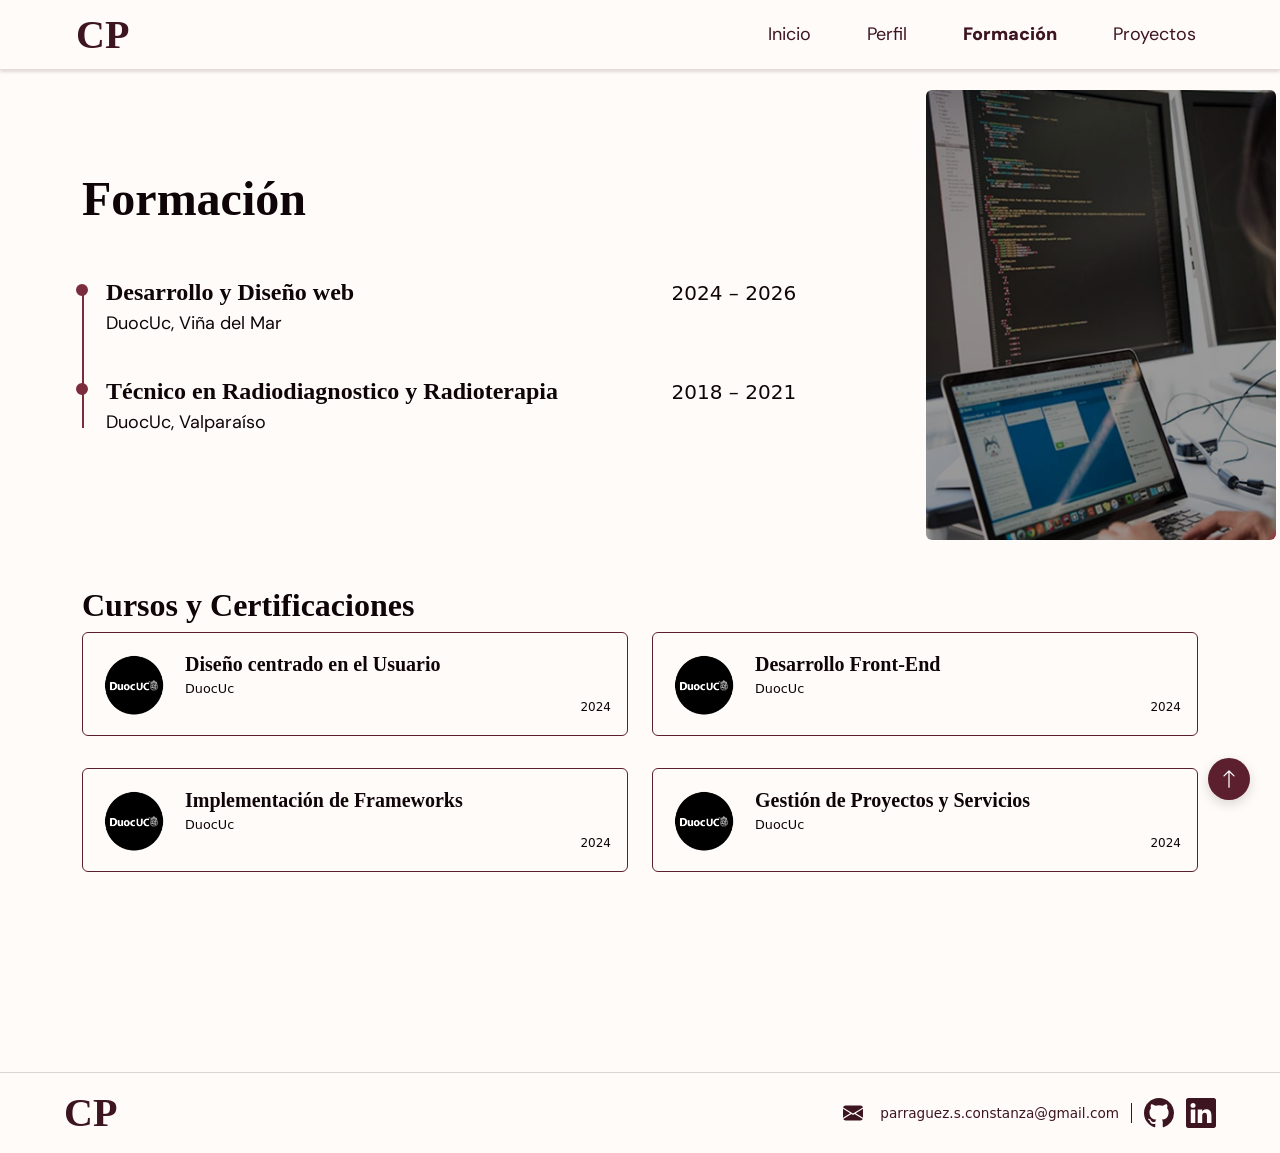
<file: formacion.html>
<!DOCTYPE html>
<html lang="es">
<head>
    <meta charset="UTF-8">
    <meta name="viewport" content="width=device-width, initial-scale=1.0">
    <title>Portafolio-CP</title>
    <link href="https://cdn.jsdelivr.net/npm/bootstrap@5.3.8/dist/css/bootstrap.min.css" rel="stylesheet" integrity="sha384-sRIl4kxILFvY47J16cr9ZwB07vP4J8+LH7qKQnuqkuIAvNWLzeN8tE5YBujZqJLB" crossorigin="anonymous">
    <link rel="preconnect" href="https://fonts.googleapis.com">
    <link rel="preconnect" href="https://fonts.gstatic.com" crossorigin>
    <link href="https://fonts.googleapis.com/css2?family=DM+Sans:ital,opsz,wght@0,9..40,100..1000;1,9..40,100..1000&family=Playfair+Display:ital,wght@0,400..900;1,400..900&display=swap" rel="stylesheet">
    <link rel="stylesheet" href="https://unpkg.com/aos@2.3.1/dist/aos.css" />
    <link rel="stylesheet" href="assets/scss/mi-estilo.css">
</head>
<body>
    <header>
        <nav class="navbar navbar-expand-lg">
            <div class="container-fluid">
                <a class="navbar-brand logo" href="#">CP</a>
                <button class="navbar-toggler" type="button" data-bs-toggle="collapse" data-bs-target="#navbarNav" aria-controls="navbarNav" aria-expanded="false" aria-label="Toggle navigation">
                <span class="navbar-toggler-icon"></span>
                </button>
                <div class="collapse navbar-collapse" id="navbarNav">
                <ul class="navbar-nav ms-auto">
                    <li class="nav-item">
                    <a class="nav-link" aria-current="page" href="index.html">Inicio</a>
                    </li>
                    <li class="nav-item">
                    <a class="nav-link" href="perfil.html">Perfil</a>
                    </li>
                    <li class="nav-item">
                    <a class="nav-link active" href="formacion.html">Formación</a>
                    </li>
                    <li class="nav-item">
                    <a class="nav-link" href="proyectos.html">Proyectos</a>
                    </li>
                </ul>
                </div>
            </div>
        </nav>
    </header>
    <main>
        <div class="formacion">
            <div class="trayectoria container-xl">
                <h1 class="separador-navbar" data-aos="fade-up">Formación</h1>
                <div class="row">
                    <div class="col-7" data-aos="fade-right">
                        <div class="timeline titulo-contenido">
                            <div class="timeline__item">
                                <span class="timeline__dot"></span>
                                <div class="timeline__info">
                                    <div class="timeline__left">
                                        <h3>Desarrollo y Diseño web</h3>
                                        <p>DuocUc, Viña del Mar</p>
                                    </div>
                                    <div class="col-1">
                                        <span class="timeline__fecha">2024 – 2026</span>
                                    </div>
                                </div>
                            </div>
                            <div class="timeline__item">
                                <span class="timeline__dot"></span>
                                <div class="timeline__info">
                                    <div class="timeline__left">
                                        <h3>Técnico en Radiodiagnostico y Radioterapia</h3>
                                        <p>DuocUc, Valparaíso</p>
                                    </div>
                                    <div class="col-1">
                                        <span class="timeline__fecha">2018 – 2021</span>
                                    </div>
                                </div>
                            </div>
                        </div>
                    </div>
                    <div class="col-3" data-aos="fade-left" data-aos-delay="150">
                        <img src="assets/img/formacion.png" alt="Formación">
                    </div>
                </div>
            </div>

            <div class="cursos diferente-contenido container-xl">
                <h2 data-aos="fade-up">Cursos y Certificaciones</h2>
                <div class="row gy-3">
                    <div class="col-md-6" data-aos="fade-right">
                        <div class="curso-card">
                            <div class="curso-card__img">
                                <img src="assets/img/duoc_fondo-gris.png" alt="">
                            </div>
                            <div class="curso-card__info">
                                <h4>Diseño centrado en el Usuario</h4>
                                <span class="curso-card__inst">DuocUc</span>
                                <span class="curso-card__anio">2024</span>
                            </div>
                        </div>
                    </div>
                    <div class="col-md-6" data-aos="fade-left" data-aos-delay="150">
                        <div class="curso-card">
                            <div class="curso-card__img">
                                <img src="assets/img/duoc_fondo-gris.png" alt="">
                            </div>
                            <div class="curso-card__info">
                                <h4>Desarrollo Front-End</h4>
                                <span class="curso-card__inst">DuocUc</span>
                                <span class="curso-card__anio">2024</span>
                            </div>
                        </div>
                    </div>
                </div>
                <div class="row gy-3">
                    <div class="col-md-6" data-aos="fade-right">
                        <div class="curso-card">
                            <div class="curso-card__img">
                                <img src="assets/img/duoc_fondo-gris.png" alt="">
                            </div>
                            <div class="curso-card__info">
                                <h4>Implementación de Frameworks</h4>
                                <span class="curso-card__inst">DuocUc</span>
                                <span class="curso-card__anio">2024</span>
                            </div>
                        </div>
                    </div>
                    <div class="col-md-6" data-aos="fade-left" data-aos-delay="150">
                        <div class="curso-card">
                            <div class="curso-card__img">
                                <img src="assets/img/duoc_fondo-gris.png" alt="">
                            </div>
                            <div class="curso-card__info">
                                <h4>Gestión de Proyectos y Servicios</h4>
                                <span class="curso-card__inst">DuocUc</span>
                                <span class="curso-card__anio">2024</span>
                            </div>
                        </div>
                    </div>
                </div>
            </div>
        </div>
    </main>
    <footer class="footer separador-footer">
        <div class="footer-inner">
            <span class="footer-logo">CP</span>
            <div class="footer-contacto">
                <svg xmlns="http://www.w3.org/2000/svg" width="30" height="20" fill="currentColor" class="bi bi-envelope-fill" viewBox="0 0 16 16">
                    <path d="M.05 3.555A2 2 0 0 1 2 2h12a2 2 0 0 1 1.95 1.555L8 8.414zM0 4.697v7.104l5.803-3.558zM6.761 8.83l-6.57 4.027A2 2 0 0 0 2 14h12a2 2 0 0 0 1.808-1.144l-6.57-4.027L8 9.586zm3.436-.586L16 11.801V4.697z"/>
                </svg>
                <span>parraguez.s.constanza@gmail.com</span>
                <div class="separador"></div>
                <svg xmlns="http://www.w3.org/2000/svg" width="30" height="30" fill="currentColor" class="bi bi-github" viewBox="0 0 16 16">
                    <path d="M8 0C3.58 0 0 3.58 0 8c0 3.54 2.29 6.53 5.47 7.59.4.07.55-.17.55-.38 0-.19-.01-.82-.01-1.49-2.01.37-2.53-.49-2.69-.94-.09-.23-.48-.94-.82-1.13-.28-.15-.68-.52-.01-.53.63-.01 1.08.58 1.23.82.72 1.21 1.87.87 2.33.66.07-.52.28-.87.51-1.07-1.78-.2-3.64-.89-3.64-3.95 0-.87.31-1.59.82-2.15-.08-.2-.36-1.02.08-2.12 0 0 .67-.21 2.2.82.64-.18 1.32-.27 2-.27s1.36.09 2 .27c1.53-1.04 2.2-.82 2.2-.82.44 1.1.16 1.92.08 2.12.51.56.82 1.27.82 2.15 0 3.07-1.87 3.75-3.65 3.95.29.25.54.73.54 1.48 0 1.07-.01 1.93-.01 2.2 0 .21.15.46.55.38A8.01 8.01 0 0 0 16 8c0-4.42-3.58-8-8-8"/>
                </svg>
                <svg xmlns="http://www.w3.org/2000/svg" width="30" height="30" fill="currentColor" class="bi bi-linkedin" viewBox="0 0 16 16">
                    <path d="M0 1.146C0 .513.526 0 1.175 0h13.65C15.474 0 16 .513 16 1.146v13.708c0 .633-.526 1.146-1.175 1.146H1.175C.526 16 0 15.487 0 14.854zm4.943 12.248V6.169H2.542v7.225zm-1.2-8.212c.837 0 1.358-.554 1.358-1.248-.015-.709-.52-1.248-1.342-1.248S2.4 3.226 2.4 3.934c0 .694.521 1.248 1.327 1.248zm4.908 8.212V9.359c0-.216.016-.432.08-.586.173-.431.568-.878 1.232-.878.869 0 1.216.662 1.216 1.634v3.865h2.401V9.25c0-2.22-1.184-3.252-2.764-3.252-1.274 0-1.845.7-2.165 1.193v.025h-.016l.016-.025V6.169h-2.4c.03.678 0 7.225 0 7.225z"/>
                </svg>
            </div>
        </div>
    </footer>

    <!-- Botón volver arriba -->
    <button class="btn-top" onclick="window.scrollTo({ top: 0, behavior: 'smooth' })">
    <svg xmlns="http://www.w3.org/2000/svg" width="20" height="20" fill="currentColor" viewBox="0 0 16 16">
        <path fill-rule="evenodd" d="M8 15a.5.5 0 0 0 .5-.5V2.707l3.146 3.147a.5.5 0 0 0 .708-.708l-4-4a.5.5 0 0 0-.708 0l-4 4a.5.5 0 1 0 .708.708L7.5 2.707V14.5a.5.5 0 0 0 .5.5"/>
    </svg>
    </button>

    <script src="https://cdn.jsdelivr.net/npm/bootstrap@5.3.8/dist/js/bootstrap.bundle.min.js" integrity="sha384-FKyoEForCGlyvwx9Hj09JcYn3nv7wiPVlz7YYwJrWVcXK/BmnVDxM+D2scQbITxI" crossorigin="anonymous"></script>
    <script src="https://unpkg.com/aos@2.3.1/dist/aos.js"></script>
    <script>
      AOS.init({ once: false, duration: 700, easing: 'ease-out' });
    </script>
    <script src="assets/js/script.js"></script>
</body>
</html>
</file>
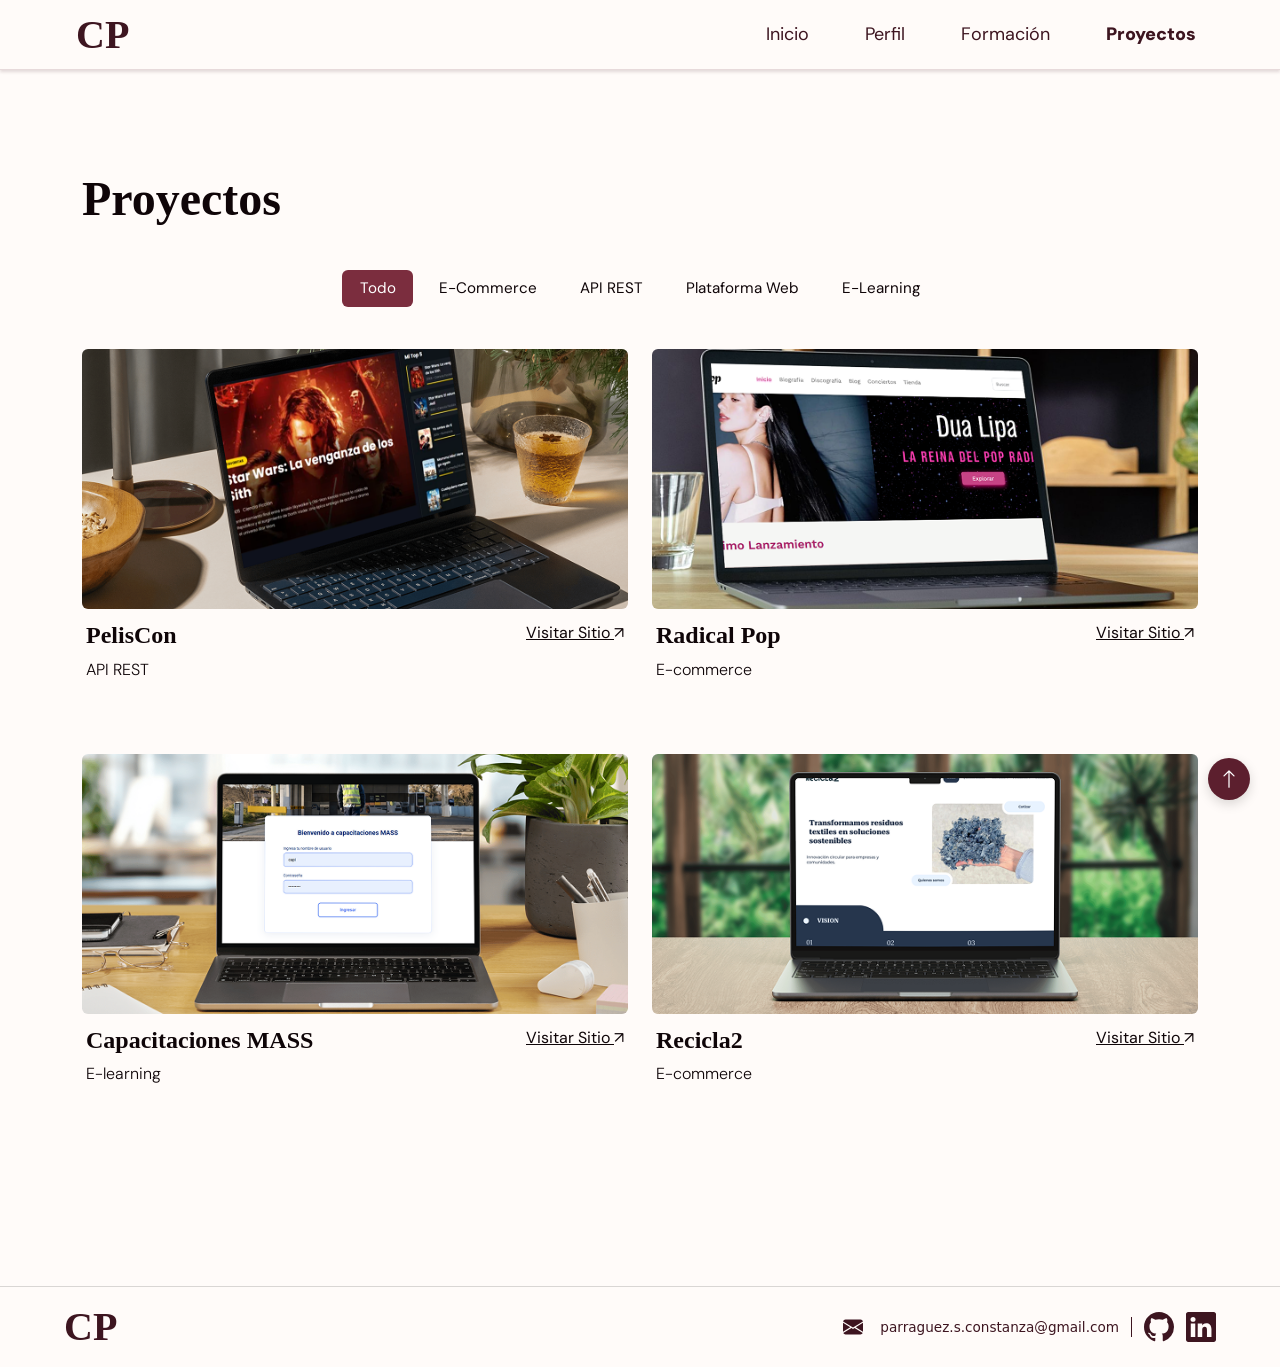
<file: proyectos.html>
<!DOCTYPE html>
<html lang="es">
<head>
    <meta charset="UTF-8">
    <meta name="viewport" content="width=device-width, initial-scale=1.0">
    <title>Portafolio-CP</title>
    <link href="https://cdn.jsdelivr.net/npm/bootstrap@5.3.8/dist/css/bootstrap.min.css" rel="stylesheet" integrity="sha384-sRIl4kxILFvY47J16cr9ZwB07vP4J8+LH7qKQnuqkuIAvNWLzeN8tE5YBujZqJLB" crossorigin="anonymous">
    <link rel="preconnect" href="https://fonts.googleapis.com">
    <link rel="preconnect" href="https://fonts.gstatic.com" crossorigin>
    <link href="https://fonts.googleapis.com/css2?family=DM+Sans:ital,opsz,wght@0,9..40,100..1000;1,9..40,100..1000&family=Playfair+Display:ital,wght@0,400..900;1,400..900&display=swap" rel="stylesheet">
    <link rel="stylesheet" href="https://unpkg.com/aos@2.3.1/dist/aos.css" />
    <link rel="stylesheet" href="assets/scss/mi-estilo.css">
</head>
<body>
    <header>
        <nav class="navbar navbar-expand-lg">
            <div class="container-fluid">
                <a class="navbar-brand logo" href="#">CP</a>
                <button class="navbar-toggler" type="button" data-bs-toggle="collapse" data-bs-target="#navbarNav" aria-controls="navbarNav" aria-expanded="false" aria-label="Toggle navigation">
                <span class="navbar-toggler-icon"></span>
                </button>
                <div class="collapse navbar-collapse" id="navbarNav">
                <ul class="navbar-nav ms-auto">
                    <li class="nav-item">
                    <a class="nav-link" aria-current="page" href="index.html">Inicio</a>
                    </li>
                    <li class="nav-item">
                    <a class="nav-link" href="perfil.html">Perfil</a>
                    </li>
                    <li class="nav-item">
                    <a class="nav-link" href="formacion.html">Formación</a>
                    </li>
                    <li class="nav-item">
                    <a class="nav-link active" href="proyectos.html">Proyectos</a>
                    </li>
                </ul>
                </div>
            </div>
        </nav>
    </header>
    <main>
        <div class="container-xl separador-navbar">
            <h1 data-aos="fade-up">Proyectos</h1>
        </div>

        <!-- Filtros -->
        <div class="proyectos-filtros titulo-contenido container" data-aos="fade-up" data-aos-delay="100">
            <button class="filtro activo" data-filtro="todo">Todo</button>
            <button class="filtro" data-filtro="ecommerce">E-Commerce</button>
            <button class="filtro" data-filtro="api-rest">API REST</button>
            <button class="filtro" data-filtro="plataforma-web">Plataforma Web</button>
            <button class="filtro" data-filtro="elearning">E-Learning</button>
        </div>

        <!-- Filtros móvil: dropdown -->
        <div class="proyectos-filtros-movil container" data-aos="fade-up" data-aos-delay="100">
            <select class="filtro-select" id="filtroSelect">
                <option value="todo">Todo</option>
                <option value="ecommerce">E-Commerce</option>
                <option value="api-rest">API REST</option>
                <option value="plataforma-web">Plataforma Web</option>
                <option value="elearning">E-Learning</option>
            </select>
        </div>

        <!-- Grilla de proyectos -->
        <div class="proyectos container-xl titulo-contenido">
            <!-- Primera fila: animate-on-load porque están visibles al cargar -->
            <div class="row g-4">
                <div class="col-md-6 proyecto-item animate-on-load" data-categoria="api-rest">
                    <div class="proyecto-card">
                        <div class="proyecto-imagen">
                            <img src="assets/img/peliscon.png" alt="PelisCon">
                        </div>
                        <div class="titulo-enlace">
                            <div class="nombre-proyecto">
                                <h3>PelisCon</h3>
                                <span>API REST</span>
                            </div>
                            <a href="single.html" class="visitar-link">Visitar Sitio <span class="flecha">↗</span></a>
                        </div>
                    </div>
                </div>

                <div class="col-md-6 proyecto-item animate-on-load" data-categoria="ecommerce" style="animation-delay: 0.15s">
                    <div class="proyecto-card">
                        <div class="proyecto-imagen">
                            <img src="assets/img/radical-pop.png" alt="Radical Pop">
                        </div>
                        <div class="titulo-enlace">
                            <div class="nombre-proyecto">
                                <h3>Radical Pop</h3>
                                <span>E-commerce</span>
                            </div>
                            <a href="" class="visitar-link">Visitar Sitio <span class="flecha">↗</span></a>
                        </div>
                    </div>
                </div>
            </div>

            <!-- Segunda fila: AOS porque requieren scroll -->
            <div class="row g-4 mt-5">
                <div class="col-md-6 proyecto-item" data-categoria="api-rest" data-aos="fade-right">
                    <div class="proyecto-card">
                        <div class="proyecto-imagen">
                            <img src="assets/img/capa-mass.png" alt="Capacitaciones MASS">
                        </div>
                        <div class="titulo-enlace">
                            <div class="nombre-proyecto">
                                <h3>Capacitaciones MASS</h3>
                                <span>E-learning</span>
                            </div>
                            <a href="" class="visitar-link">Visitar Sitio <span class="flecha">↗</span></a>
                        </div>
                    </div>
                </div>

                <div class="col-md-6 proyecto-item" data-categoria="ecommerce" data-aos="fade-left" data-aos-delay="150">
                    <div class="proyecto-card">
                        <div class="proyecto-imagen">
                            <img src="assets/img/recicla2.png" alt="Recicla2">
                        </div>
                        <div class="titulo-enlace">
                            <div class="nombre-proyecto">
                                <h3>Recicla2</h3>
                                <span>E-commerce</span>
                            </div>
                            <a href="" class="visitar-link">Visitar Sitio <span class="flecha">↗</span></a>
                        </div>
                    </div>
                </div>
            </div>
        </div>
    </main>
    <footer class="footer separador-footer">
        <div class="footer-inner">
            <span class="footer-logo">CP</span>
            <div class="footer-contacto">
                <svg xmlns="http://www.w3.org/2000/svg" width="30" height="20" fill="currentColor" class="bi bi-envelope-fill" viewBox="0 0 16 16">
                    <path d="M.05 3.555A2 2 0 0 1 2 2h12a2 2 0 0 1 1.95 1.555L8 8.414zM0 4.697v7.104l5.803-3.558zM6.761 8.83l-6.57 4.027A2 2 0 0 0 2 14h12a2 2 0 0 0 1.808-1.144l-6.57-4.027L8 9.586zm3.436-.586L16 11.801V4.697z"/>
                </svg>
                <span>parraguez.s.constanza@gmail.com</span>
                <div class="separador"></div>
                <svg xmlns="http://www.w3.org/2000/svg" width="30" height="30" fill="currentColor" class="bi bi-github" viewBox="0 0 16 16">
                    <path d="M8 0C3.58 0 0 3.58 0 8c0 3.54 2.29 6.53 5.47 7.59.4.07.55-.17.55-.38 0-.19-.01-.82-.01-1.49-2.01.37-2.53-.49-2.69-.94-.09-.23-.48-.94-.82-1.13-.28-.15-.68-.52-.01-.53.63-.01 1.08.58 1.23.82.72 1.21 1.87.87 2.33.66.07-.52.28-.87.51-1.07-1.78-.2-3.64-.89-3.64-3.95 0-.87.31-1.59.82-2.15-.08-.2-.36-1.02.08-2.12 0 0 .67-.21 2.2.82.64-.18 1.32-.27 2-.27s1.36.09 2 .27c1.53-1.04 2.2-.82 2.2-.82.44 1.1.16 1.92.08 2.12.51.56.82 1.27.82 2.15 0 3.07-1.87 3.75-3.65 3.95.29.25.54.73.54 1.48 0 1.07-.01 1.93-.01 2.2 0 .21.15.46.55.38A8.01 8.01 0 0 0 16 8c0-4.42-3.58-8-8-8"/>
                </svg>
                <svg xmlns="http://www.w3.org/2000/svg" width="30" height="30" fill="currentColor" class="bi bi-linkedin" viewBox="0 0 16 16">
                    <path d="M0 1.146C0 .513.526 0 1.175 0h13.65C15.474 0 16 .513 16 1.146v13.708c0 .633-.526 1.146-1.175 1.146H1.175C.526 16 0 15.487 0 14.854zm4.943 12.248V6.169H2.542v7.225zm-1.2-8.212c.837 0 1.358-.554 1.358-1.248-.015-.709-.52-1.248-1.342-1.248S2.4 3.226 2.4 3.934c0 .694.521 1.248 1.327 1.248zm4.908 8.212V9.359c0-.216.016-.432.08-.586.173-.431.568-.878 1.232-.878.869 0 1.216.662 1.216 1.634v3.865h2.401V9.25c0-2.22-1.184-3.252-2.764-3.252-1.274 0-1.845.7-2.165 1.193v.025h-.016l.016-.025V6.169h-2.4c.03.678 0 7.225 0 7.225z"/>
                </svg>
            </div>
        </div>
    </footer>

    <!-- Botón volver arriba -->
    <button class="btn-top" onclick="window.scrollTo({ top: 0, behavior: 'smooth' })">
    <svg xmlns="http://www.w3.org/2000/svg" width="20" height="20" fill="currentColor" viewBox="0 0 16 16">
        <path fill-rule="evenodd" d="M8 15a.5.5 0 0 0 .5-.5V2.707l3.146 3.147a.5.5 0 0 0 .708-.708l-4-4a.5.5 0 0 0-.708 0l-4 4a.5.5 0 1 0 .708.708L7.5 2.707V14.5a.5.5 0 0 0 .5.5"/>
    </svg>
    </button>

    <script src="https://cdn.jsdelivr.net/npm/bootstrap@5.3.8/dist/js/bootstrap.bundle.min.js" integrity="sha384-FKyoEForCGlyvwx9Hj09JcYn3nv7wiPVlz7YYwJrWVcXK/BmnVDxM+D2scQbITxI" crossorigin="anonymous"></script>
    <script src="https://unpkg.com/aos@2.3.1/dist/aos.js"></script>
    <script>
      AOS.init({ once: false, duration: 700, easing: 'ease-out' });
    </script>
    <script src="assets/js/script.js"></script>
</body>
</html>
</file>
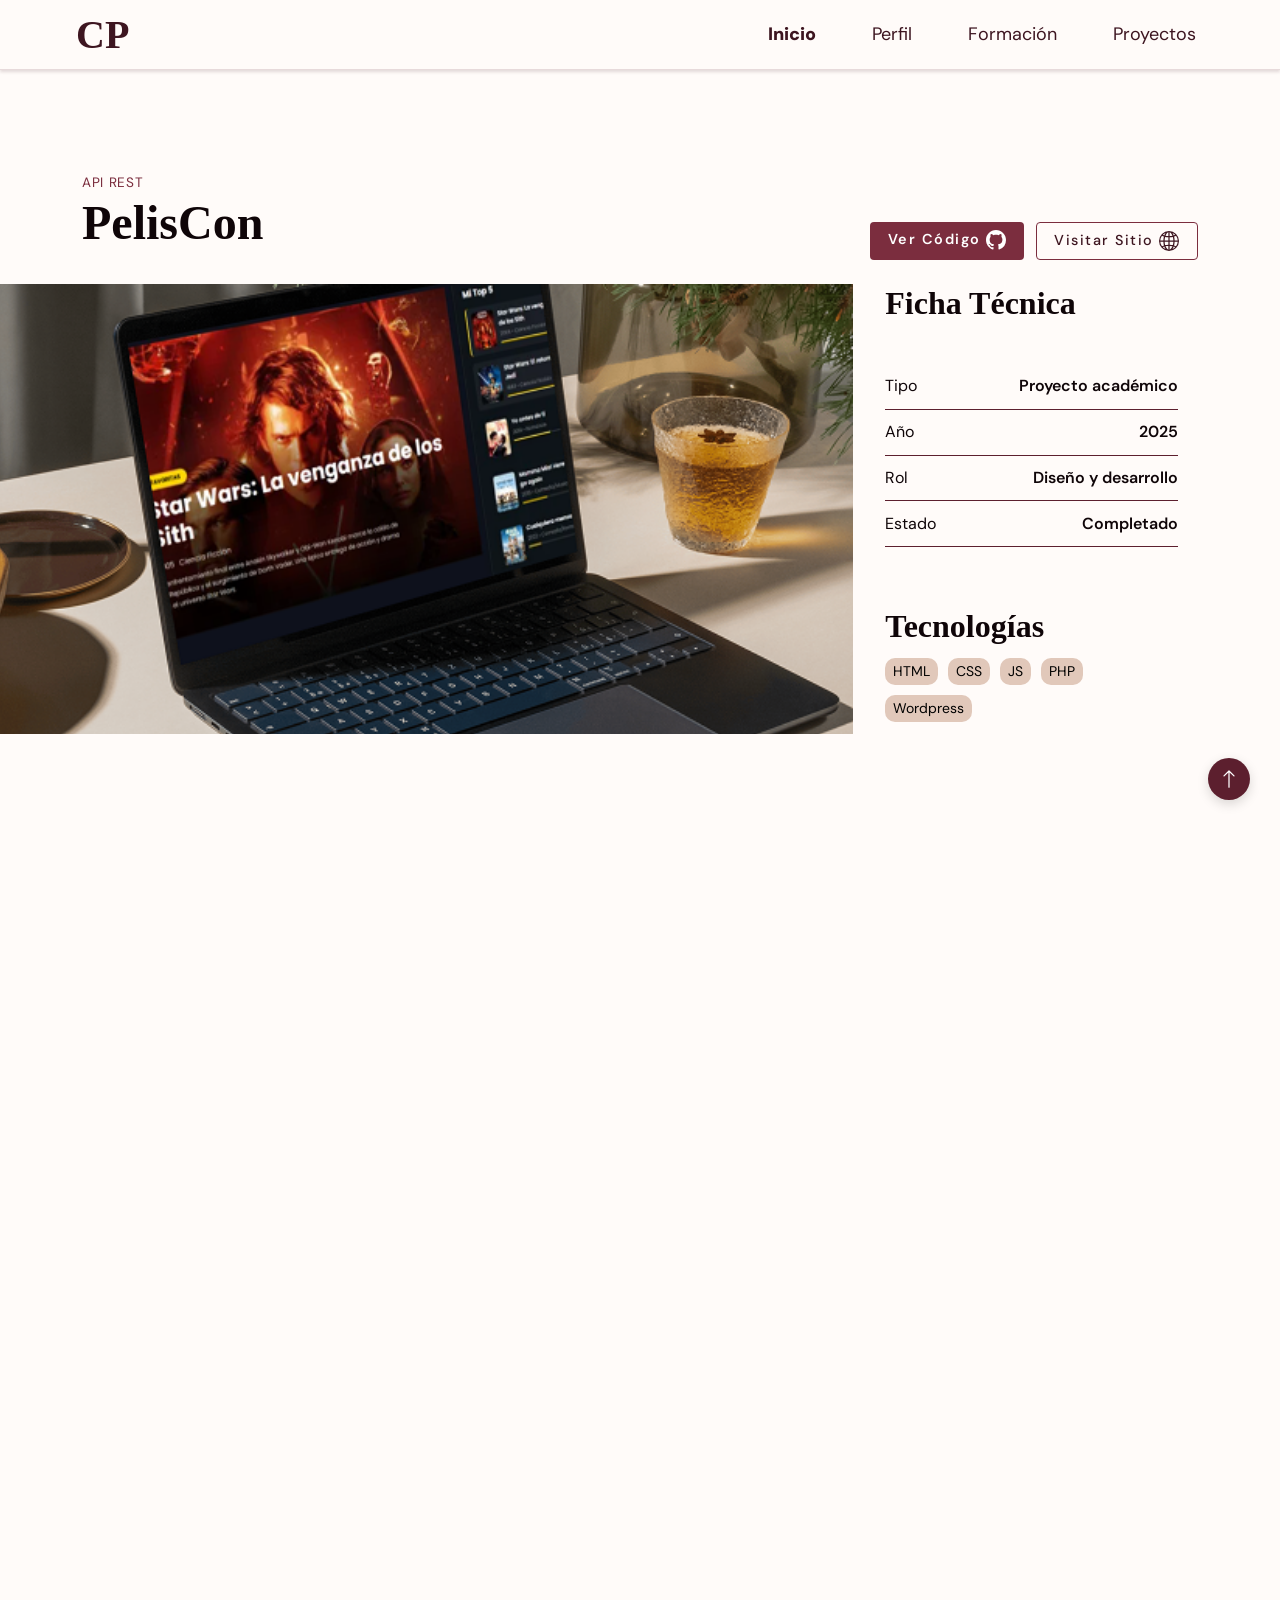
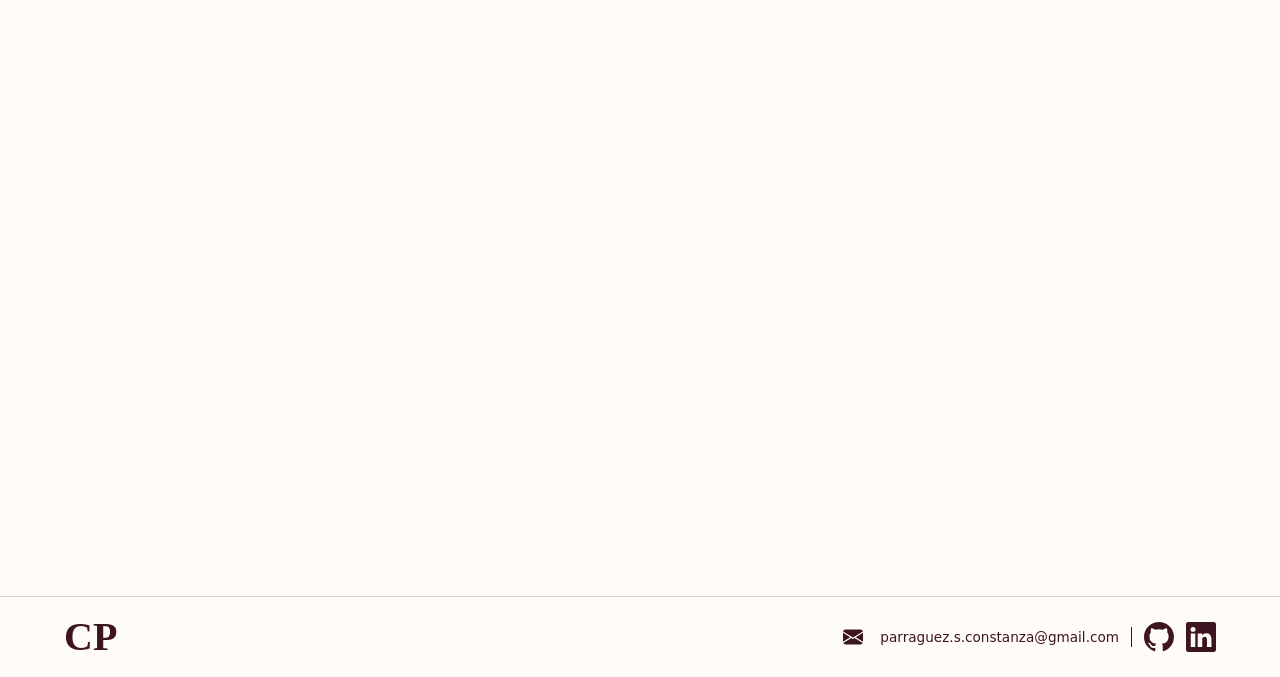
<file: single-2.html>
<!DOCTYPE html>
<html lang="es">
<head>
    <meta charset="UTF-8">
    <meta name="viewport" content="width=device-width, initial-scale=1.0">
    <title>Portafolio-CP</title>
    <link href="https://cdn.jsdelivr.net/npm/bootstrap@5.3.8/dist/css/bootstrap.min.css" rel="stylesheet" integrity="sha384-sRIl4kxILFvY47J16cr9ZwB07vP4J8+LH7qKQnuqkuIAvNWLzeN8tE5YBujZqJLB" crossorigin="anonymous">
    <link rel="preconnect" href="https://fonts.googleapis.com">
    <link rel="preconnect" href="https://fonts.gstatic.com" crossorigin>
    <link href="https://fonts.googleapis.com/css2?family=DM+Sans:ital,opsz,wght@0,9..40,100..1000;1,9..40,100..1000&family=Playfair+Display:ital,wght@0,400..900;1,400..900&display=swap" rel="stylesheet">
    <link rel="stylesheet" href="https://unpkg.com/aos@2.3.1/dist/aos.css" />
    <link rel="stylesheet" href="assets/scss/mi-estilo.css">
</head>
<body>
    <header>
        <nav class="navbar navbar-expand-lg">
            <div class="container-fluid">
                <a class="navbar-brand logo" href="#">CP</a>
                <button class="navbar-toggler" type="button" data-bs-toggle="collapse" data-bs-target="#navbarNav" aria-controls="navbarNav" aria-expanded="false" aria-label="Toggle navigation">
                <span class="navbar-toggler-icon"></span>
                </button>
                <div class="collapse navbar-collapse" id="navbarNav">
                <ul class="navbar-nav ms-auto">
                    <li class="nav-item">
                    <a class="nav-link active" aria-current="page" href="index.html">Inicio</a>
                    </li>
                    <li class="nav-item">
                    <a class="nav-link" href="perfil.html">Perfil</a>
                    </li>
                    <li class="nav-item">
                    <a class="nav-link" href="formacion.html">Formación</a>
                    </li>
                    <li class="nav-item">
                    <a class="nav-link" href="proyectos.html">Proyectos</a>
                    </li>
                </ul>
                </div>
            </div>
        </nav>
    </header>
    <main>
        <!-- Banner single -->
        <div class="banner-single">
            <div class="titulo-single separador-navbar container-xl">
                <div class="nombre-proyecto-single" data-aos="fade-right">
                    <span>API REST</span>
                    <h1>PelisCon</h1>
                </div>
                <div class="botones-single" data-aos="fade-left" data-aos-delay="150">
                    <a href="" class="btn-single-codigo"><span>Ver Código </span><svg xmlns="http://www.w3.org/2000/svg" width="20" height="20" fill="currentColor" class="bi bi-github" viewBox="0 0 16 16">
                        <path d="M8 0C3.58 0 0 3.58 0 8c0 3.54 2.29 6.53 5.47 7.59.4.07.55-.17.55-.38 0-.19-.01-.82-.01-1.49-2.01.37-2.53-.49-2.69-.94-.09-.23-.48-.94-.82-1.13-.28-.15-.68-.52-.01-.53.63-.01 1.08.58 1.23.82.72 1.21 1.87.87 2.33.66.07-.52.28-.87.51-1.07-1.78-.2-3.64-.89-3.64-3.95 0-.87.31-1.59.82-2.15-.08-.2-.36-1.02.08-2.12 0 0 .67-.21 2.2.82.64-.18 1.32-.27 2-.27s1.36.09 2 .27c1.53-1.04 2.2-.82 2.2-.82.44 1.1.16 1.92.08 2.12.51.56.82 1.27.82 2.15 0 3.07-1.87 3.75-3.65 3.95.29.25.54.73.54 1.48 0 1.07-.01 1.93-.01 2.2 0 .21.15.46.55.38A8.01 8.01 0 0 0 16 8c0-4.42-3.58-8-8-8"/>
                    </svg></a>
                    <a href="" class="btn-single-visitar"><span>Visitar Sitio </span><svg xmlns="http://www.w3.org/2000/svg" width="20" height="20" fill="currentColor" class="bi bi-globe2" viewBox="0 0 16 16">
                        <path d="M0 8a8 8 0 1 1 16 0A8 8 0 0 1 0 8m7.5-6.923c-.67.204-1.335.82-1.887 1.855q-.215.403-.395.872c.705.157 1.472.257 2.282.287zM4.249 3.539q.214-.577.481-1.078a7 7 0 0 1 .597-.933A7 7 0 0 0 3.051 3.05q.544.277 1.198.49zM3.509 7.5c.036-1.07.188-2.087.436-3.008a9 9 0 0 1-1.565-.667A6.96 6.96 0 0 0 1.018 7.5zm1.4-2.741a12.3 12.3 0 0 0-.4 2.741H7.5V5.091c-.91-.03-1.783-.145-2.591-.332M8.5 5.09V7.5h2.99a12.3 12.3 0 0 0-.399-2.741c-.808.187-1.681.301-2.591.332zM4.51 8.5c.035.987.176 1.914.399 2.741A13.6 13.6 0 0 1 7.5 10.91V8.5zm3.99 0v2.409c.91.03 1.783.145 2.591.332.223-.827.364-1.754.4-2.741zm-3.282 3.696q.18.469.395.872c.552 1.035 1.218 1.65 1.887 1.855V11.91c-.81.03-1.577.13-2.282.287zm.11 2.276a7 7 0 0 1-.598-.933 9 9 0 0 1-.481-1.079 8.4 8.4 0 0 0-1.198.49 7 7 0 0 0 2.276 1.522zm-1.383-2.964A13.4 13.4 0 0 1 3.508 8.5h-2.49a6.96 6.96 0 0 0 1.362 3.675c.47-.258.995-.482 1.565-.667m6.728 2.964a7 7 0 0 0 2.275-1.521 8.4 8.4 0 0 0-1.197-.49 9 9 0 0 1-.481 1.078 7 7 0 0 1-.597.933M8.5 11.909v3.014c.67-.204 1.335-.82 1.887-1.855q.216-.403.395-.872A12.6 12.6 0 0 0 8.5 11.91zm3.555-.401c.57.185 1.095.409 1.565.667A6.96 6.96 0 0 0 14.982 8.5h-2.49a13.4 13.4 0 0 1-.437 3.008M14.982 7.5a6.96 6.96 0 0 0-1.362-3.675c-.47.258-.995.482-1.565.667.248.92.4 1.938.437 3.008zM11.27 2.461q.266.502.482 1.078a8.4 8.4 0 0 0 1.196-.49 7 7 0 0 0-2.275-1.52c.218.283.418.597.597.932m-.488 1.343a8 8 0 0 0-.395-.872C9.835 1.897 9.17 1.282 8.5 1.077V4.09c.81-.03 1.577-.13 2.282-.287z"/>
                    </svg></a>
                </div>
            </div>

            <div class="row g-0 align-items-start fila-banner">
                <div class="col-md-8 col-img-single" data-aos="fade-right">
                    <img src="assets/img/peliscon.png" alt="" class="img-banner-single">
                </div>
                <div class="col-md-4 col-ficha-single" data-aos="fade-left" data-aos-delay="150">
                    <div class="ficha-tecnica">
                        <h2>Ficha Técnica</h2>
                        <div class="ficha-tabla titulo-contenido">
                            <div class="ficha-fila">
                                <span class="ficha-label">Tipo</span>
                                <span class="ficha-valor">Proyecto académico</span>
                            </div>
                            <div class="ficha-fila">
                                <span class="ficha-label">Año</span>
                                <span class="ficha-valor">2025</span>
                            </div>
                            <div class="ficha-fila">
                                <span class="ficha-label">Rol</span>
                                <span class="ficha-valor">Diseño y desarrollo</span>
                            </div>
                            <div class="ficha-fila">
                                <span class="ficha-label">Estado</span>
                                <span class="ficha-valor">Completado</span>
                            </div>
                        </div>
                    </div>
                    <div class="tecno-single mismo-contenido">
                        <h2>Tecnologías</h2>
                        <div class="tecno-tags-single">
                            <span class="tag">HTML</span>
                            <span class="tag">CSS</span>
                            <span class="tag">JS</span>
                            <span class="tag">PHP</span>
                            <span class="tag">Wordpress</span>
                        </div>
                    </div>
                </div>
            </div>
        </div>

        <!-- Cuerpo single -->
        <div class="descripcion-rol-single mismo-contenido margen">
            <div class="row">
                <div class="col-md-6" data-aos="fade-right">
                    <div class="bloque-descripcion">
                        <h3>Descripción</h3>
                        <p>Plataforma web sobre películas desarrollada de manera individual como proyecto académico. El sitio fue construido utilizando JSON, una API pública y una API propia basada en WordPress para gestionar contenido dinámicamente.</p>
                    </div>
                </div>
                <div class="col-md-6" data-aos="fade-left" data-aos-delay="150">
                    <div class="bloque-rol">
                        <h3>Mi Rol</h3>
                        <p>Me encargué del desarrollo completo del proyecto, incluyendo la integración de datos, estructura del sitio y conexión con WordPress.</p>
                    </div>
                </div>
            </div>
        </div>

        <div class="contenido-single margen">
            <div class="row">
                <div class="col-md-4" data-aos="fade-right">
                    <img src="assets/img/foto-portafolio.jpeg" alt="" class="img-contenido-single">
                </div>
                <div class="col-md-8" data-aos="fade-left" data-aos-delay="150">
                    <div class="bloque-single mismo-contenido">
                        <h3>Decisiones Técnicas</h3>
                        <p>Implementé distintos métodos de consumo de datos para comparar su funcionamiento y utilicé WordPress como API propia para permitir agregar, editar y eliminar contenido de forma dinámica.</p>
                    </div>
                    <div class="bloque-single mismo-contenido">
                        <h3>Lo que Aprendí</h3>
                        <p>Este proyecto me permitió entender en profundidad cómo funcionan los distintos métodos de consumo de datos y cuándo conviene usar cada uno. El manejo de tokens y llaves de autenticación para conectar con la API pública fue el punto más desafiante — entender el flujo de autorización y cómo proteger las credenciales me dio una base sólida que aplico en cada proyecto nuevo.</p>
                    </div>
                </div>
            </div>
        </div>

        <!-- Más proyectos -->
        <div class="mas-proyectos margen diferente-contenido">
            <h2 class="text-center" data-aos="fade-up">Más Proyectos</h2>
            <div class="row g-4 mt-2">
                <div class="col-md-4" data-aos="fade-up" data-aos-delay="100">
                    <a href="single.html" class="mas-proyecto-card">
                        <div class="mas-proyecto-img">
                            <img src="assets/img/recicla2.png" alt="Recicla2">
                        </div>
                        <div class="mas-proyecto-info">
                            <h3>Recicla2</h3>
                            <span>E-commerce</span>
                        </div>
                    </a>
                </div>
                <div class="col-md-4" data-aos="fade-up" data-aos-delay="200">
                    <a href="single.html" class="mas-proyecto-card">
                        <div class="mas-proyecto-img">
                            <img src="assets/img/radical-pop.png" alt="Radical Pop">
                        </div>
                        <div class="mas-proyecto-info">
                            <h3>Radical Pop</h3>
                            <span>E-commerce</span>
                        </div>
                    </a>
                </div>
                <div class="col-md-4" data-aos="fade-up" data-aos-delay="300">
                    <a href="single.html" class="mas-proyecto-card">
                        <div class="mas-proyecto-img">
                            <img src="assets/img/capa-mass.png" alt="Capacitaciones MASS">
                        </div>
                        <div class="mas-proyecto-info">
                            <h3>Capacitaciones MASS</h3>
                            <span>E-learning</span>
                        </div>
                    </a>
                </div>
            </div>
        </div>
    </main>
    <footer class="footer separador-footer">
        <div class="footer-inner">
            <span class="footer-logo">CP</span>
            <div class="footer-contacto">
                <svg xmlns="http://www.w3.org/2000/svg" width="30" height="20" fill="currentColor" class="bi bi-envelope-fill" viewBox="0 0 16 16">
                    <path d="M.05 3.555A2 2 0 0 1 2 2h12a2 2 0 0 1 1.95 1.555L8 8.414zM0 4.697v7.104l5.803-3.558zM6.761 8.83l-6.57 4.027A2 2 0 0 0 2 14h12a2 2 0 0 0 1.808-1.144l-6.57-4.027L8 9.586zm3.436-.586L16 11.801V4.697z"/>
                </svg>
                <span>parraguez.s.constanza@gmail.com</span>
                <div class="separador"></div>
                <svg xmlns="http://www.w3.org/2000/svg" width="30" height="30" fill="currentColor" class="bi bi-github" viewBox="0 0 16 16">
                    <path d="M8 0C3.58 0 0 3.58 0 8c0 3.54 2.29 6.53 5.47 7.59.4.07.55-.17.55-.38 0-.19-.01-.82-.01-1.49-2.01.37-2.53-.49-2.69-.94-.09-.23-.48-.94-.82-1.13-.28-.15-.68-.52-.01-.53.63-.01 1.08.58 1.23.82.72 1.21 1.87.87 2.33.66.07-.52.28-.87.51-1.07-1.78-.2-3.64-.89-3.64-3.95 0-.87.31-1.59.82-2.15-.08-.2-.36-1.02.08-2.12 0 0 .67-.21 2.2.82.64-.18 1.32-.27 2-.27s1.36.09 2 .27c1.53-1.04 2.2-.82 2.2-.82.44 1.1.16 1.92.08 2.12.51.56.82 1.27.82 2.15 0 3.07-1.87 3.75-3.65 3.95.29.25.54.73.54 1.48 0 1.07-.01 1.93-.01 2.2 0 .21.15.46.55.38A8.01 8.01 0 0 0 16 8c0-4.42-3.58-8-8-8"/>
                </svg>
                <svg xmlns="http://www.w3.org/2000/svg" width="30" height="30" fill="currentColor" class="bi bi-linkedin" viewBox="0 0 16 16">
                    <path d="M0 1.146C0 .513.526 0 1.175 0h13.65C15.474 0 16 .513 16 1.146v13.708c0 .633-.526 1.146-1.175 1.146H1.175C.526 16 0 15.487 0 14.854zm4.943 12.248V6.169H2.542v7.225zm-1.2-8.212c.837 0 1.358-.554 1.358-1.248-.015-.709-.52-1.248-1.342-1.248S2.4 3.226 2.4 3.934c0 .694.521 1.248 1.327 1.248zm4.908 8.212V9.359c0-.216.016-.432.08-.586.173-.431.568-.878 1.232-.878.869 0 1.216.662 1.216 1.634v3.865h2.401V9.25c0-2.22-1.184-3.252-2.764-3.252-1.274 0-1.845.7-2.165 1.193v.025h-.016l.016-.025V6.169h-2.4c.03.678 0 7.225 0 7.225z"/>
                </svg>
            </div>
        </div>
    </footer>

    <!-- Botón volver arriba -->
    <button class="btn-top" onclick="window.scrollTo({ top: 0, behavior: 'smooth' })">
    <svg xmlns="http://www.w3.org/2000/svg" width="20" height="20" fill="currentColor" viewBox="0 0 16 16">
        <path fill-rule="evenodd" d="M8 15a.5.5 0 0 0 .5-.5V2.707l3.146 3.147a.5.5 0 0 0 .708-.708l-4-4a.5.5 0 0 0-.708 0l-4 4a.5.5 0 1 0 .708.708L7.5 2.707V14.5a.5.5 0 0 0 .5.5"/>
    </svg>
    </button>

    <script src="https://cdn.jsdelivr.net/npm/bootstrap@5.3.8/dist/js/bootstrap.bundle.min.js" integrity="sha384-FKyoEForCGlyvwx9Hj09JcYn3nv7wiPVlz7YYwJrWVcXK/BmnVDxM+D2scQbITxI" crossorigin="anonymous"></script>
    <script src="https://unpkg.com/aos@2.3.1/dist/aos.js"></script>
    <script>
      AOS.init({ once: false, duration: 700, easing: 'ease-out' });
    </script>
    <script src="assets/js/script.js"></script>
</body>
</html>
</file>
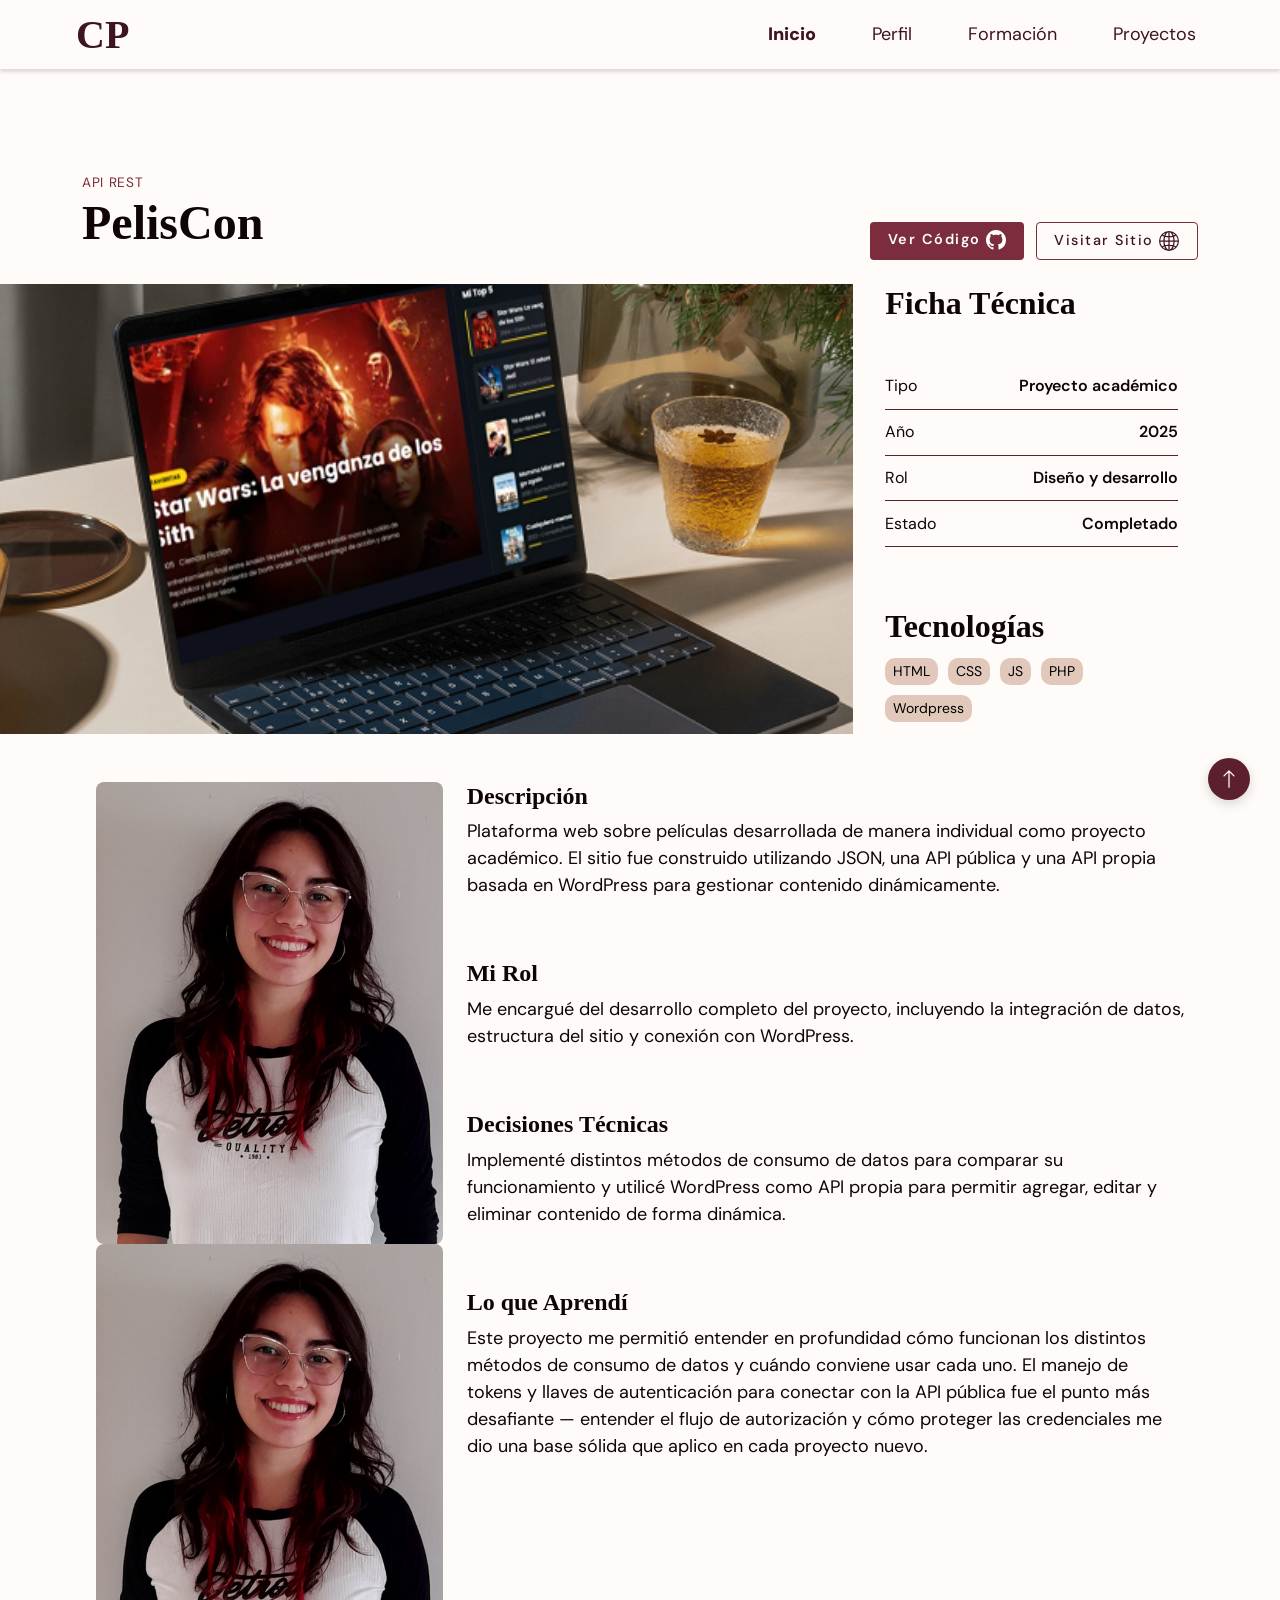
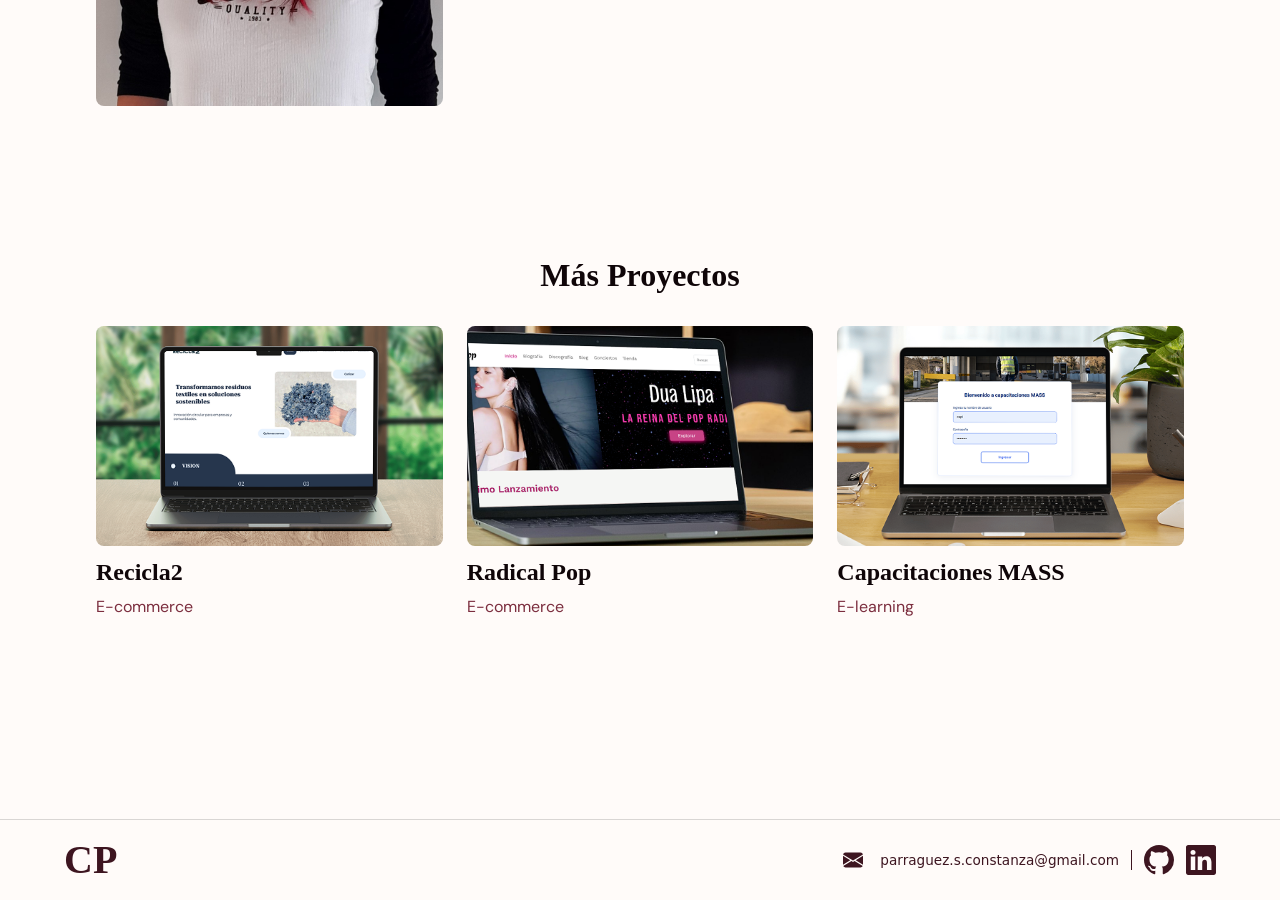
<file: single.html>
<!DOCTYPE html>
<html lang="es">
<head>
    <meta charset="UTF-8">
    <meta name="viewport" content="width=device-width, initial-scale=1.0">
    <title>Portafolio-CP</title>
    <link href="https://cdn.jsdelivr.net/npm/bootstrap@5.3.8/dist/css/bootstrap.min.css" rel="stylesheet" integrity="sha384-sRIl4kxILFvY47J16cr9ZwB07vP4J8+LH7qKQnuqkuIAvNWLzeN8tE5YBujZqJLB" crossorigin="anonymous">
    <link rel="preconnect" href="https://fonts.googleapis.com">
    <link rel="preconnect" href="https://fonts.gstatic.com" crossorigin>
    <link href="https://fonts.googleapis.com/css2?family=DM+Sans:ital,opsz,wght@0,9..40,100..1000;1,9..40,100..1000&family=Playfair+Display:ital,wght@0,400..900;1,400..900&display=swap" rel="stylesheet">
    <link rel="stylesheet" href="assets/scss/mi-estilo.css">
</head>
<body>
    <header>
        <nav class="navbar navbar-expand-lg">
            <div class="container-fluid">
                <a class="navbar-brand logo" href="#">CP</a>
                <button class="navbar-toggler" type="button" data-bs-toggle="collapse" data-bs-target="#navbarNav" aria-controls="navbarNav" aria-expanded="false" aria-label="Toggle navigation">
                <span class="navbar-toggler-icon"></span>
                </button>
                <div class="collapse navbar-collapse" id="navbarNav">
                <ul class="navbar-nav ms-auto">
                    <li class="nav-item">
                    <a class="nav-link active" aria-current="page" href="index.html">Inicio</a>
                    </li>
                    <li class="nav-item">
                    <a class="nav-link" href="perfil.html">Perfil</a>
                    </li>
                    <li class="nav-item">
                    <a class="nav-link" href="formacion.html">Formación</a>
                    </li>
                    <li class="nav-item">
                    <a class="nav-link"  href="proyectos.html" >Proyectos</a>
                    </li>
                </ul>
                </div>
            </div>
            </nav>
    </header>
    <main>
         <div class="banner-single">
            <div class="titulo-single separador-navbar container-xl">
                <div class="nombre-proyecto-single">
                    <span>API REST</span>
                    <h1>PelisCon</h1>
                </div>
                <div class="botones-single">
                    <a href="" class="btn-single-codigo"><span>Ver Código </span><svg xmlns="http://www.w3.org/2000/svg" width="20" height="20" fill="currentColor" class="bi bi-github" viewBox="0 0 16 16">
                        <path d="M8 0C3.58 0 0 3.58 0 8c0 3.54 2.29 6.53 5.47 7.59.4.07.55-.17.55-.38 0-.19-.01-.82-.01-1.49-2.01.37-2.53-.49-2.69-.94-.09-.23-.48-.94-.82-1.13-.28-.15-.68-.52-.01-.53.63-.01 1.08.58 1.23.82.72 1.21 1.87.87 2.33.66.07-.52.28-.87.51-1.07-1.78-.2-3.64-.89-3.64-3.95 0-.87.31-1.59.82-2.15-.08-.2-.36-1.02.08-2.12 0 0 .67-.21 2.2.82.64-.18 1.32-.27 2-.27s1.36.09 2 .27c1.53-1.04 2.2-.82 2.2-.82.44 1.1.16 1.92.08 2.12.51.56.82 1.27.82 2.15 0 3.07-1.87 3.75-3.65 3.95.29.25.54.73.54 1.48 0 1.07-.01 1.93-.01 2.2 0 .21.15.46.55.38A8.01 8.01 0 0 0 16 8c0-4.42-3.58-8-8-8"/>
                    </svg></a>
                    <a href="" class="btn-single-visitar"><span>Visitar Sitio </span><svg xmlns="http://www.w3.org/2000/svg" width="20" height="20" fill="currentColor" class="bi bi-globe2" viewBox="0 0 16 16">
                        <path d="M0 8a8 8 0 1 1 16 0A8 8 0 0 1 0 8m7.5-6.923c-.67.204-1.335.82-1.887 1.855q-.215.403-.395.872c.705.157 1.472.257 2.282.287zM4.249 3.539q.214-.577.481-1.078a7 7 0 0 1 .597-.933A7 7 0 0 0 3.051 3.05q.544.277 1.198.49zM3.509 7.5c.036-1.07.188-2.087.436-3.008a9 9 0 0 1-1.565-.667A6.96 6.96 0 0 0 1.018 7.5zm1.4-2.741a12.3 12.3 0 0 0-.4 2.741H7.5V5.091c-.91-.03-1.783-.145-2.591-.332M8.5 5.09V7.5h2.99a12.3 12.3 0 0 0-.399-2.741c-.808.187-1.681.301-2.591.332zM4.51 8.5c.035.987.176 1.914.399 2.741A13.6 13.6 0 0 1 7.5 10.91V8.5zm3.99 0v2.409c.91.03 1.783.145 2.591.332.223-.827.364-1.754.4-2.741zm-3.282 3.696q.18.469.395.872c.552 1.035 1.218 1.65 1.887 1.855V11.91c-.81.03-1.577.13-2.282.287zm.11 2.276a7 7 0 0 1-.598-.933 9 9 0 0 1-.481-1.079 8.4 8.4 0 0 0-1.198.49 7 7 0 0 0 2.276 1.522zm-1.383-2.964A13.4 13.4 0 0 1 3.508 8.5h-2.49a6.96 6.96 0 0 0 1.362 3.675c.47-.258.995-.482 1.565-.667m6.728 2.964a7 7 0 0 0 2.275-1.521 8.4 8.4 0 0 0-1.197-.49 9 9 0 0 1-.481 1.078 7 7 0 0 1-.597.933M8.5 11.909v3.014c.67-.204 1.335-.82 1.887-1.855q.216-.403.395-.872A12.6 12.6 0 0 0 8.5 11.91zm3.555-.401c.57.185 1.095.409 1.565.667A6.96 6.96 0 0 0 14.982 8.5h-2.49a13.4 13.4 0 0 1-.437 3.008M14.982 7.5a6.96 6.96 0 0 0-1.362-3.675c-.47.258-.995.482-1.565.667.248.92.4 1.938.437 3.008zM11.27 2.461q.266.502.482 1.078a8.4 8.4 0 0 0 1.196-.49 7 7 0 0 0-2.275-1.52c.218.283.418.597.597.932m-.488 1.343a8 8 0 0 0-.395-.872C9.835 1.897 9.17 1.282 8.5 1.077V4.09c.81-.03 1.577-.13 2.282-.287z"/>
                    </svg></a>
                </div>
            </div>

            <div class=" row g-0 align-items-start fila-banner">
                <div class="col-md-8 col-img-single">
                    <img src="assets/img/peliscon.png" alt="" class="img-banner-single">
                </div>
                <div class="col-md-4 col-ficha-single">
                    <div class="ficha-tecnica">
                        <h2>Ficha Técnica</h2>
                        <div class="ficha-tabla titulo-contenido">
                            <div class="ficha-fila">
                                <span class="ficha-label">Tipo</span>
                                <span class="ficha-valor">Proyecto académico</span>
                            </div>
                            <div class="ficha-fila">
                                <span class="ficha-label">Año</span>
                                <span class="ficha-valor">2025</span>
                            </div>
                            <div class="ficha-fila">
                                <span class="ficha-label">Rol</span>
                                <span class="ficha-valor">Diseño y desarrollo</span>
                            </div>
                            <div class="ficha-fila">
                                <span class="ficha-label">Estado</span>
                                <span class="ficha-valor">Completado</span>
                            </div>
                        </div>
                    </div>

                    <div class="tecno-single mismo-contenido">
                        <h2>Tecnologías</h2>
                        <div class="tecno-tags-single">
                            <span class="tag">HTML</span>
                            <span class="tag">CSS</span>
                            <span class="tag">JS</span>
                            <span class="tag">PHP</span>
                            <span class="tag">Wordpress</span>
                        </div>
                    </div>
                </div>
            </div>
        </div> <!--banner single-->
        <!--cuerpo single -->
        <div class="contenido-single margen">
            <div class="row">
                <!-- Columna izquierda: imagen decorativa -->
                <div class="col-md-4">
                    <img src="assets/img/foto-portafolio.jpeg" alt="" class="img-contenido-single">
                    <img src="assets/img/foto-portafolio.jpeg" alt="" class="img-contenido-single">       
                </div>  

                <!-- Columna derecha: texto -->
                <div class="col-md-8">
                    <div class="bloque-single">
                        <h3>Descripción</h3>
                        <p>Plataforma web sobre películas desarrollada de manera individual como proyecto académico. El sitio fue construido utilizando JSON, una API pública y una API propia basada en WordPress para gestionar contenido dinámicamente.</p>
                    </div>

                    <div class="bloque-single mismo-contenido">
                        <h3>Mi Rol</h3>
                        <p>Me encargué del desarrollo completo del proyecto, incluyendo la integración de datos, estructura del sitio y conexión con WordPress.</p>
                    </div>

                    <div class="bloque-single mismo-contenido">
                        <h3>Decisiones Técnicas</h3>
                        <p>Implementé distintos métodos de consumo de datos para comparar su funcionamiento y utilicé WordPress como API propia para permitir agregar, editar y eliminar contenido de forma dinámica.</p>
                    </div>

                    <div class="bloque-single mismo-contenido">
                        <h3>Lo que Aprendí</h3>
                        <p>Este proyecto me permitió entender en profundidad cómo funcionan los distintos métodos de consumo de datos y cuándo conviene usar cada uno. El manejo de tokens y llaves de autenticación para conectar con la API pública fue el punto más desafiante — entender el flujo de autorización y cómo proteger las credenciales me dio una base sólida que aplico en cada proyecto nuevo.</p>
                    </div>
                </div>
            </div>
        </div><!--cuerpo single-->
        <div class="mas-proyectos margen diferente-contenido">
            <h2 class="text-center">Más Proyectos</h2>
            <div class="row g-4 mt-2">
                <div class="col-md-4">
                    <a href="single.html" class="mas-proyecto-card">
                        <div class="mas-proyecto-img">
                            <img src="assets/img/recicla2.png" alt="PelisCon">
                        </div>
                        <div class="mas-proyecto-info">
                            <h3>Recicla2</h3>
                            <span>E-commerce</span>
                        </div>
                    </a>
                </div>
                <div class="col-md-4">
                    <a href="single.html" class="mas-proyecto-card">
                        <div class="mas-proyecto-img">
                            <img src="assets/img/radical-pop.png" alt="PelisCon">
                        </div>
                        <div class="mas-proyecto-info">
                            <h3>Radical Pop</h3>
                            <span>E-commerce</span>
                        </div>
                    </a>
                </div>
                <div class="col-md-4">
                    <a href="single.html" class="mas-proyecto-card">
                        <div class="mas-proyecto-img">
                            <img src="assets/img/capa-mass.png" alt="PelisCon">
                        </div>
                        <div class="mas-proyecto-info">
                            <h3>Capacitaciones MASS</h3>
                            <span>E-learning</span>
                        </div>
                    </a>
                </div>
            </div>
        </div>
    </main>
    <footer class="footer separador-footer">
        <div class="footer-inner">
            <span class="footer-logo">CP</span>
            <div class="footer-contacto">
                <svg xmlns="http://www.w3.org/2000/svg" width="30" height="20" fill="currentColor" class="bi bi-envelope-fill" viewBox="0 0 16 16">
                    <path d="M.05 3.555A2 2 0 0 1 2 2h12a2 2 0 0 1 1.95 1.555L8 8.414zM0 4.697v7.104l5.803-3.558zM6.761 8.83l-6.57 4.027A2 2 0 0 0 2 14h12a2 2 0 0 0 1.808-1.144l-6.57-4.027L8 9.586zm3.436-.586L16 11.801V4.697z"/>
                </svg>
                <span>parraguez.s.constanza@gmail.com</span>

                <div class="separador"></div>

                <svg xmlns="http://www.w3.org/2000/svg" width="30" height="30" fill="currentColor" class="bi bi-github" viewBox="0 0 16 16">
                    <path d="M8 0C3.58 0 0 3.58 0 8c0 3.54 2.29 6.53 5.47 7.59.4.07.55-.17.55-.38 0-.19-.01-.82-.01-1.49-2.01.37-2.53-.49-2.69-.94-.09-.23-.48-.94-.82-1.13-.28-.15-.68-.52-.01-.53.63-.01 1.08.58 1.23.82.72 1.21 1.87.87 2.33.66.07-.52.28-.87.51-1.07-1.78-.2-3.64-.89-3.64-3.95 0-.87.31-1.59.82-2.15-.08-.2-.36-1.02.08-2.12 0 0 .67-.21 2.2.82.64-.18 1.32-.27 2-.27s1.36.09 2 .27c1.53-1.04 2.2-.82 2.2-.82.44 1.1.16 1.92.08 2.12.51.56.82 1.27.82 2.15 0 3.07-1.87 3.75-3.65 3.95.29.25.54.73.54 1.48 0 1.07-.01 1.93-.01 2.2 0 .21.15.46.55.38A8.01 8.01 0 0 0 16 8c0-4.42-3.58-8-8-8"/>
                </svg>
                <svg xmlns="http://www.w3.org/2000/svg" width="30" height="30" fill="currentColor" class="bi bi-linkedin" viewBox="0 0 16 16">
                    <path d="M0 1.146C0 .513.526 0 1.175 0h13.65C15.474 0 16 .513 16 1.146v13.708c0 .633-.526 1.146-1.175 1.146H1.175C.526 16 0 15.487 0 14.854zm4.943 12.248V6.169H2.542v7.225zm-1.2-8.212c.837 0 1.358-.554 1.358-1.248-.015-.709-.52-1.248-1.342-1.248S2.4 3.226 2.4 3.934c0 .694.521 1.248 1.327 1.248zm4.908 8.212V9.359c0-.216.016-.432.08-.586.173-.431.568-.878 1.232-.878.869 0 1.216.662 1.216 1.634v3.865h2.401V9.25c0-2.22-1.184-3.252-2.764-3.252-1.274 0-1.845.7-2.165 1.193v.025h-.016l.016-.025V6.169h-2.4c.03.678 0 7.225 0 7.225z"/>
                </svg>
            </div>
        </div>
    </footer>

    <!-- Botón volver arriba -->
    <button class="btn-top" onclick="window.scrollTo({ top: 0, behavior: 'smooth' })">
    <svg xmlns="http://www.w3.org/2000/svg" width="20" height="20" fill="currentColor" viewBox="0 0 16 16">
        <path fill-rule="evenodd" d="M8 15a.5.5 0 0 0 .5-.5V2.707l3.146 3.147a.5.5 0 0 0 .708-.708l-4-4a.5.5 0 0 0-.708 0l-4 4a.5.5 0 1 0 .708.708L7.5 2.707V14.5a.5.5 0 0 0 .5.5"/>
    </svg>
    </button>

    <script src="https://cdn.jsdelivr.net/npm/bootstrap@5.3.8/dist/js/bootstrap.bundle.min.js" integrity="sha384-FKyoEForCGlyvwx9Hj09JcYn3nv7wiPVlz7YYwJrWVcXK/BmnVDxM+D2scQbITxI" crossorigin="anonymous"></script>
    <script src="assets/js/script.js"></script>
</body>
</html>
</file>
<file: assets/scss/mi-estilo.css>
@charset "UTF-8";
body h1 {
  font-family: "Noto Serif", serif;
  font-size: 2rem;
  font-weight: 800;
  color: #0F0508;
}
@media (min-width: 768px) {
  body h1 {
    font-size: 2.5rem;
  }
}
@media (min-width: 992px) {
  body h1 {
    font-size: 3rem;
  }
}
body h2 {
  font-family: "Noto Serif", serif;
  font-size: 1.5rem;
  font-weight: 800;
  color: #0F0508;
}
@media (min-width: 768px) {
  body h2 {
    font-size: 1.75rem;
  }
}
@media (min-width: 992px) {
  body h2 {
    font-size: 2rem;
  }
}
body h3 {
  font-family: "Noto Serif", serif;
  font-size: 1.25rem;
  font-weight: 700;
  color: #0F0508;
}
@media (min-width: 768px) {
  body h3 {
    font-size: 1.375rem;
  }
}
@media (min-width: 992px) {
  body h3 {
    font-size: 1.5rem;
  }
}
body h4 {
  font-family: "Noto Serif", serif;
  font-size: 1.1rem;
  font-weight: 600;
  color: #0F0508;
}
@media (min-width: 768px) {
  body h4 {
    font-size: 1.175rem;
  }
}
@media (min-width: 992px) {
  body h4 {
    font-size: 1.25rem;
  }
}
body p {
  font-family: "DM Sans", sans-serif;
  font-size: 1rem;
  color: #0F0508;
}
@media (min-width: 768px) {
  body p {
    font-size: 1.0625rem;
  }
}
@media (min-width: 992px) {
  body p {
    font-size: 1.125rem;
  }
}

@keyframes criss-cross-left {
  0% {
    left: -20px;
    width: 20px;
    height: 20px;
  }
  50% {
    left: 50%;
    width: 20px;
    height: 20px;
  }
  100% {
    left: 50%;
    width: 375px;
    height: 375px;
  }
}
@keyframes criss-cross-right {
  0% {
    right: -20px;
    width: 20px;
    height: 20px;
  }
  50% {
    right: 50%;
    width: 20px;
    height: 20px;
  }
  100% {
    right: 50%;
    width: 375px;
    height: 375px;
  }
}
@keyframes criss-cross-left {
  0% {
    left: -20px;
    width: 20px;
    height: 20px;
  }
  50% {
    left: 50%;
    width: 20px;
    height: 20px;
  }
  100% {
    left: 50%;
    width: 375px;
    height: 375px;
  }
}
@keyframes criss-cross-right {
  0% {
    right: -20px;
    width: 20px;
    height: 20px;
  }
  50% {
    right: 50%;
    width: 20px;
    height: 20px;
  }
  100% {
    right: 50%;
    width: 375px;
    height: 375px;
  }
}
.banner {
  position: relative;
  display: block;
  text-align: center;
  color: #ffffff;
}
.banner #particles-js {
  position: absolute;
  width: 100%;
  height: 100%;
  top: 0;
  left: 0;
  background-color: #7B2D3E;
  background-image: url("https://photos-1.dropbox.com/t/2/AAASMutjwTgvYviXGEbHTehWuZUw3AwZ26GBMXFl77QvdQ/12/48457171/jpeg/32x32/1/_/1/2/EstilismoPortada-OK-1800x916.jpg/EMTeyMMEGNaBDCACKAI/LKkJ_TXo8iVpcCsX4gg6ONkUptujcBWaMJ8uDo1VPYA?size=2048x1536&size_mode=3");
  background-repeat: no-repeat;
  background-size: 80%;
  background-position: 50% 50%;
  z-index: 0;
}
.banner .banner-content {
  position: relative;
  z-index: 1;
  padding: 90px 0;
}
.banner .banner-content .bajada-de-titulo {
  font-size: 36px;
}
.banner .banner-content h1, .banner .banner-content p {
  color: #ffffff !important;
}
@media (max-width: 768px) {
  .banner .banner-content {
    padding: 60px 0;
  }
  .banner .banner-content .bajada-de-titulo {
    font-size: 28px;
  }
}
@media (max-width: 576px) {
  .banner .banner-content {
    padding: 40px 0;
  }
  .banner .banner-content .bajada-de-titulo {
    font-size: 22px;
  }
}

ul, li {
  list-style: none;
}

.flow_banner {
  display: flex;
  overflow: hidden;
  margin: 0 auto;
  background: #5C1F2E;
}
.flow_banner .list {
  display: flex;
  align-items: center;
  height: 45px;
  margin: 0;
  padding: 0;
}
.flow_banner .list > li {
  white-space: nowrap;
  color: #fff;
  padding: 0 75px;
  margin: 0;
  line-height: 1;
  display: flex;
  align-items: center;
  font-size: 18px;
  font-family: "DM Sans", sans-serif;
  font-weight: 500;
}

@keyframes flowRolling {
  0% {
    transform: translateX(0);
  }
  100% {
    transform: translateX(-100%);
  }
}
@media (max-width: 1280px) {
  .flow_banner .list > li {
    font-size: 16px;
    padding: 40px;
  }
}
@media (max-width: 768px) {
  .flow_banner .list > li {
    font-size: 15px;
    padding: 40px;
  }
}
@media (max-width: 576px) {
  .flow_banner .list > li {
    font-size: 13px;
    padding: 50px;
  }
}
.botones-banner {
  display: flex;
  justify-content: center;
  gap: 16px;
}
.botones-banner .btn-solido {
  background-color: #EBECE9;
  color: #3D1520;
  font-family: "DM Sans", sans-serif;
  font-size: 18px;
  font-weight: 500;
  border-radius: 4px;
  padding: 8px 20px;
  border: none;
}
.botones-banner .btn-outline {
  background-color: transparent;
  color: #EBECE9;
  font-family: "DM Sans", sans-serif;
  font-size: 18px;
  font-weight: 500;
  border-radius: 4px;
  padding: 10px 28px;
  border: 2px solid #EBECE9;
  text-decoration: none;
}
@media (max-width: 576px) {
  .botones-banner {
    flex-direction: column;
    align-items: center;
    gap: 10px;
  }
}

.info-banner {
  display: flex;
  justify-content: center;
  gap: 20px;
  margin-top: 45px;
}
@media (max-width: 576px) {
  .info-banner {
    gap: 12px;
    margin-top: 24px;
  }
}

.margen {
  margin: 0 auto;
  width: 85%;
  max-width: 1400px;
}
@media (max-width: 768px) {
  .margen {
    width: 92%;
  }
}
@media (max-width: 576px) {
  .margen {
    width: 95%;
  }
}

.proyecto-destacado .laptop-wrapper {
  position: relative;
  width: 105%;
  margin-left: -13%;
}
.proyecto-destacado .laptop-wrapper .laptop-img {
  width: 100%;
  display: block;
}
.proyecto-destacado .laptop-wrapper .proyecto-img {
  position: absolute;
  top: 10%;
  left: 14%;
  width: 75%;
  height: 80%;
  -o-object-fit: cover;
     object-fit: cover;
  -o-object-position: top;
     object-position: top;
}
@media (max-width: 768px) {
  .proyecto-destacado .row {
    display: flex;
    flex-direction: column;
  }
  .proyecto-destacado .col-5 {
    order: 2;
  }
  .proyecto-destacado .col-7 {
    order: 1;
  }
  .proyecto-destacado .col-5, .proyecto-destacado .col-7 {
    width: 100% !important;
    max-width: 100% !important;
    flex: 0 0 100% !important;
  }
  .proyecto-destacado .laptop-wrapper {
    margin-top: 30px;
    max-width: 500px;
    margin-left: auto;
    margin-right: auto;
  }
}
@media (max-width: 576px) {
  .proyecto-destacado {
    width: 95%;
  }
}

.tecno-tags-home {
  display: flex;
  flex-wrap: wrap;
  gap: 10px;
  margin-top: 16px;
}
.tecno-tags-home .tag {
  padding: 3px 8px;
  border-radius: 10px;
  background: #E1C8BA;
  color: #000000;
  font-size: 14px;
  font-family: "DM Sans", sans-serif;
  font-weight: 400;
}

.timeline-cards {
  display: flex;
  gap: 10px;
}
@media (max-width: 768px) {
  .timeline-cards {
    flex-direction: column;
    gap: 16px;
  }
}

.timeline-card {
  position: relative;
  flex: 1;
  border-radius: 12px;
  overflow: hidden;
  cursor: pointer;
  min-height: 300px;
}
@media (max-width: 768px) {
  .timeline-card {
    min-height: 260px;
  }
}
@media (max-width: 576px) {
  .timeline-card {
    min-height: 220px;
  }
}
.timeline-card img {
  position: absolute;
  inset: 0;
  width: 100%;
  height: 100%;
  -o-object-fit: cover;
     object-fit: cover;
  -o-object-position: top;
     object-position: top;
  transition: transform 0.4s ease;
}
.timeline-card::before {
  content: "";
  position: absolute;
  inset: 0;
  background: rgba(0, 0, 0, 0.79);
  transition: background 0.4s ease;
  z-index: 1;
}
.timeline-card .card-contenido {
  position: absolute;
  inset: 0;
  z-index: 2;
  color: #fff;
  display: flex;
  flex-direction: column;
  align-items: center;
  justify-content: center;
  padding: 20px;
  text-align: center;
}
.timeline-card .card-contenido h3 {
  font-size: 28px;
  color: #fff !important;
  margin: 0 0 8px;
  opacity: 1;
  transform: translateY(0);
  transition: opacity 0.4s ease, transform 0.4s ease;
}
@media (max-width: 768px) {
  .timeline-card .card-contenido h3 {
    font-size: 22px;
  }
}
@media (max-width: 576px) {
  .timeline-card .card-contenido h3 {
    font-size: 18px;
  }
}
.timeline-card .card-contenido .texto-tens, .timeline-card .card-contenido .texto-dev {
  font-size: 16px;
  opacity: 0;
  transform: translateY(10px);
  transition: opacity 0.4s ease 0.1s, transform 0.4s ease 0.1s;
  margin: 0;
  color: #ffffff;
}
@media (max-width: 576px) {
  .timeline-card .card-contenido .texto-tens, .timeline-card .card-contenido .texto-dev {
    font-size: 14px;
  }
}
.timeline-card .card-año {
  position: absolute;
  z-index: 2;
  font-size: 32px;
  font-weight: 600;
  color: #fff;
  bottom: 20px;
  left: 20px;
  transition: all 0.4s ease;
}
@media (max-width: 576px) {
  .timeline-card .card-año {
    font-size: 24px;
  }
}
.timeline-card:hover img {
  transform: scale(1.05);
}
.timeline-card:hover::before {
  background: linear-gradient(to top, rgba(0, 0, 0, 0.85) 30%, rgba(0, 0, 0, 0.4) 50%, rgba(0, 0, 0, 0.1) 100%);
}
.timeline-card:hover .card-año {
  bottom: auto;
  top: 16px;
  right: 20px;
  left: auto;
  font-size: 2.5rem;
}
.timeline-card:hover .card-contenido {
  justify-content: flex-end;
  align-items: flex-start;
  text-align: left;
  padding-bottom: 20px;
}
.timeline-card:hover .card-contenido h3 {
  opacity: 1;
  transform: translateY(0);
}
.timeline-card:hover .card-contenido p {
  opacity: 1;
  transform: translateY(0);
}

.timeline-flecha {
  display: flex;
  align-items: center;
  font-size: 3rem;
  color: #5C1F2E;
  flex-shrink: 0;
}
@media (max-width: 768px) {
  .timeline-flecha {
    justify-content: center;
    font-size: 2rem;
    transform: rotate(90deg);
  }
}

.contendor-contacto {
  position: relative;
  overflow: hidden;
  isolation: isolate;
  display: block;
  justify-content: center;
  text-align: center;
  color: #fff !important;
  padding: 42px 0;
}
.contendor-contacto .video-fondo {
  position: absolute;
  inset: 0;
  width: 100%;
  height: 100%;
  -o-object-fit: cover;
     object-fit: cover;
  z-index: 0;
}
.contendor-contacto .video-overlay {
  position: absolute;
  inset: 0;
  background: rgba(61, 21, 32, 0.9);
  z-index: 1;
}
.contendor-contacto h2, .contendor-contacto p, .contendor-contacto .info-contacto, .contendor-contacto .boton, .contendor-contacto .d-flex {
  position: relative;
  z-index: 2;
}
.contendor-contacto h2 {
  color: #fff !important;
}
.contendor-contacto .texto-contacto {
  font-size: 24px;
  color: #fff !important;
}
@media (max-width: 768px) {
  .contendor-contacto .texto-contacto {
    font-size: 20px;
  }
}
@media (max-width: 576px) {
  .contendor-contacto .texto-contacto {
    font-size: 16px;
  }
}
.contendor-contacto .info-contacto {
  display: flex;
  justify-content: center;
  align-items: center;
  gap: 16px;
}
@media (max-width: 576px) {
  .contendor-contacto .info-contacto {
    gap: 12px;
  }
  .contendor-contacto .info-contacto .separador {
    width: 40px;
    height: 1px;
  }
}
.contendor-contacto .info-contacto p {
  font-size: 16px;
  font-weight: 300;
  margin: 0;
}
@media (max-width: 576px) {
  .contendor-contacto .info-contacto p {
    font-size: 16px;
  }
}
.contendor-contacto .info-contacto svg {
  cursor: pointer;
  transition: opacity 0.2s ease;
}
.contendor-contacto .info-contacto svg:hover {
  opacity: 0.7;
}
.contendor-contacto .info-contacto .separador {
  width: 1px;
  height: 24px;
  background-color: rgba(255, 255, 255, 0.4);
}

.foto-perfil {
  width: 100%;
  max-width: 303px;
  height: auto;
  aspect-ratio: 303/404;
  -o-object-fit: cover;
     object-fit: cover;
  -o-object-position: center;
     object-position: center;
  border-radius: 6px;
  box-shadow: 0 4px 12px rgba(61, 21, 32, 0.25);
  margin-left: 35px;
}
@media (max-width: 768px) {
  .foto-perfil {
    margin-left: 0;
    max-width: 220px;
    margin: 0 auto;
    display: block;
  }
}
@media (max-width: 576px) {
  .foto-perfil {
    max-width: 180px;
  }
}

.habilidades-caja {
  width: 100%;
  max-width: 401px;
  height: 266px;
  border: 1px solid #5C1F2E;
  border-radius: 6px;
  padding: 20px;
  display: flex;
  flex-direction: column;
  gap: 16px;
}
.habilidades-caja h3 {
  text-align: center;
  margin: 0;
}
@media (max-width: 768px) {
  .habilidades-caja {
    max-width: 100%;
    height: auto;
    min-height: 200px;
  }
}

.habilidades-iconos {
  display: flex;
  flex-wrap: wrap;
  gap: 16px;
}
@media (max-width: 576px) {
  .habilidades-iconos {
    gap: 12px;
    justify-content: center;
  }
}

.habilidades-item {
  display: flex;
  flex-direction: column;
  align-items: center;
  gap: 6px;
}
.habilidades-item img {
  width: 40px;
  height: 40px;
  -o-object-fit: contain;
     object-fit: contain;
}
@media (max-width: 576px) {
  .habilidades-item img {
    width: 32px;
    height: 32px;
  }
}
.habilidades-item span {
  font-size: 0.875rem;
  text-align: center;
  font-family: "DM Sans", sans-serif;
  font-weight: 300;
}
@media (max-width: 576px) {
  .habilidades-item span {
    font-size: 0.75rem;
  }
}

.tags-habilidades-blandas {
  position: relative;
  height: 266px;
  width: 100%;
}
@media (max-width: 768px) {
  .tags-habilidades-blandas {
    height: auto;
    display: flex;
    flex-wrap: wrap;
    gap: 10px;
    padding: 16px 0;
  }
}

.tag-hb {
  position: absolute;
  padding: clamp(4px, 0.8vw, 5px) clamp(8px, 1.5vw, 10px);
  border-radius: 10px;
  background: #E1C8BA;
  color: #000000;
  font-size: clamp(12px, 1.2vw, 16px);
  font-family: "DM Sans", sans-serif;
  font-weight: 400;
  white-space: nowrap;
  animation: respirar 3s ease-in-out infinite;
}
@media (max-width: 768px) {
  .tag-hb {
    position: static;
    font-size: 13px;
    animation: none;
  }
}

.t1 {
  top: 10%;
  left: 0%;
  animation-delay: 0s;
}

.t2 {
  top: 10%;
  left: 35%;
  animation-delay: 0.4s;
}

.t3 {
  top: 35%;
  left: 25%;
  animation-delay: 0.8s;
}

.t4 {
  top: 30%;
  left: 68%;
  animation-delay: 1.2s;
}

.t5 {
  top: 60%;
  left: 0%;
  animation-delay: 1.6s;
}

.t6 {
  top: 65%;
  left: 50%;
  animation-delay: 2s;
}

.t7 {
  top: 90%;
  left: 30%;
  animation-delay: 2.4s;
}

@keyframes respirar {
  0%, 100% {
    transform: scale(1);
  }
  50% {
    transform: scale(1.06);
  }
}
.contendor-contacto-perfil {
  overflow: hidden;
}
.contendor-contacto-perfil .col-izquierdo {
  background-color: #3D1520;
  color: #fff;
  padding: 42px 48px;
  text-align: left;
}
@media (max-width: 768px) {
  .contendor-contacto-perfil .col-izquierdo {
    padding: 36px 32px;
    text-align: center;
  }
}
.contendor-contacto-perfil .col-video {
  position: relative;
  min-height: 300px;
}
.contendor-contacto-perfil .col-video .video-fondo {
  position: absolute;
  inset: 0;
  width: 100%;
  height: 100%;
  -o-object-fit: cover;
     object-fit: cover;
}
@media (max-width: 767px) {
  .contendor-contacto-perfil .col-video {
    display: none;
  }
}
.contendor-contacto-perfil h2 {
  color: #fff !important;
  margin-bottom: 12px;
}
.contendor-contacto-perfil .texto-contacto {
  font-size: 18px;
  color: #fff !important;
  margin-bottom: 4px;
}
@media (max-width: 768px) {
  .contendor-contacto-perfil .texto-contacto {
    font-size: 16px;
  }
}
.contendor-contacto-perfil .titulo-contenido {
  margin-top: 24px;
}
.contendor-contacto-perfil .info-contacto {
  display: flex;
  align-items: center;
  gap: 14px;
  flex-wrap: wrap;
}
.contendor-contacto-perfil .info-contacto p {
  font-size: 15px;
  font-weight: 300;
  margin: 0;
}
.contendor-contacto-perfil .info-contacto svg {
  cursor: pointer;
  transition: opacity 0.2s ease;
}
.contendor-contacto-perfil .info-contacto svg:hover {
  opacity: 0.7;
}
.contendor-contacto-perfil .info-contacto .separador {
  width: 1px;
  height: 24px;
  background-color: rgba(255, 255, 255, 0.4);
}

.timeline {
  position: relative;
  padding-left: 1.5rem;
}
.timeline::before {
  content: "";
  position: absolute;
  left: 0;
  top: 8px;
  bottom: 8px;
  width: 2px;
  background-color: #7B2D3E;
}
.timeline__item {
  position: relative;
  margin-bottom: 2.5rem;
}
.timeline__item:last-child {
  margin-bottom: 0;
}
.timeline__dot {
  position: absolute;
  left: -1.85rem;
  top: 6px;
  width: 12px;
  height: 12px;
  border-radius: 50%;
  background-color: #7B2D3E;
  border: 2px solid #7B2D3E;
}
.timeline__info {
  display: flex;
  justify-content: space-between;
  align-items: flex-start;
  gap: 1rem;
}
@media (max-width: 767px) {
  .timeline__info {
    flex-direction: column;
    gap: 0.25rem;
  }
}
.timeline__left h3 {
  margin: 0 0 0.2rem;
}
@media (max-width: 767px) {
  .timeline__left h3 {
    font-size: 1rem;
  }
}
.timeline__left p {
  margin: 0;
}
@media (max-width: 767px) {
  .timeline__left p {
    font-size: 0.875rem;
  }
}
.timeline__fecha {
  font-size: 1.25rem;
  color: #0F0508;
  white-space: nowrap;
  padding-top: 2px;
  font-weight: 500;
}
@media (max-width: 767px) {
  .timeline__fecha {
    font-size: 0.8rem;
    padding-top: 0;
  }
}

.trayectoria {
  position: relative;
}
.trayectoria .col-9 {
  position: relative;
  z-index: 1;
}
.trayectoria .col-3 {
  display: none;
}
@media (min-width: 768px) {
  .trayectoria .col-3 {
    display: block;
    position: relative;
    top: 0;
    right: 0;
    width: 100%;
    height: 280px;
    padding: 0;
  }
  .trayectoria .col-3 img {
    width: 100%;
    height: 100%;
    -o-object-fit: cover;
       object-fit: cover;
    -o-object-position: center;
       object-position: center;
    border-radius: 6px;
    display: block;
  }
}
@media (min-width: 992px) {
  .trayectoria .col-9 {
    position: relative;
    z-index: 1;
  }
  .trayectoria .col-3 {
    position: absolute;
    top: -80px;
    right: -11%;
    width: 409px;
    height: auto;
    padding: 0;
  }
  .trayectoria .col-3 img {
    width: 350px;
    height: 450px;
    -o-object-fit: cover;
       object-fit: cover;
    -o-object-position: center;
       object-position: center;
    border-radius: 6px;
    display: block;
  }
}

.cursos .row {
  row-gap: 1rem;
}
.cursos .row:last-child {
  margin-bottom: 0;
}
@media (max-width: 767px) {
  .cursos .row {
    margin-bottom: 0;
  }
}
.cursos .row + .row {
  margin-top: 1rem;
}
@media (max-width: 767px) {
  .cursos .row + .row {
    margin-top: 0;
  }
}

.curso-card {
  display: flex;
  align-items: center;
  gap: 1rem;
  border: 1px solid #5C1F2E;
  border-radius: 6px;
  padding: 1rem;
  height: 100%;
}
@media (max-width: 767px) {
  .curso-card {
    height: auto;
    margin-bottom: 0;
  }
}
.curso-card__img {
  width: 70px;
  height: 70px;
  min-width: 50px;
  border-radius: 4px;
  overflow: hidden;
}
.curso-card__img img {
  width: 100%;
  height: 100%;
  -o-object-fit: contain;
     object-fit: contain;
  -o-object-position: center;
     object-position: center;
  display: block;
}
@media (max-width: 767px) {
  .curso-card__img {
    width: 50px;
    height: 50px;
    min-width: 40px;
  }
}
.curso-card__info {
  display: flex;
  flex-direction: column;
  flex: 1;
}
.curso-card__info h4 {
  margin: 0 0 0.2rem;
}
@media (max-width: 767px) {
  .curso-card__info h4 {
    font-size: 0.9rem;
  }
}
.curso-card__inst {
  font-size: 0.8rem;
  color: #0F0508;
}
.curso-card__anio {
  font-size: 0.75rem;
  color: #0F0508;
  margin-top: auto;
  text-align: right;
  align-self: flex-end;
}

.proyectos-filtros {
  display: flex;
  flex-wrap: wrap;
  gap: 0.5rem;
  margin-bottom: 2rem;
  justify-content: center;
}
@media (max-width: 767px) {
  .proyectos-filtros {
    display: none;
  }
}
.proyectos-filtros .filtro {
  background: transparent;
  border: none;
  padding: 0.45rem 1.1rem;
  border-radius: 6px;
  font-family: "DM Sans", sans-serif;
  font-size: 0.95rem;
  color: #0F0508;
  cursor: pointer;
  transition: background 0.2s ease, color 0.2s ease;
}
.proyectos-filtros .filtro:hover {
  background: rgba(123, 45, 62, 0.1);
  color: #7B2D3E;
}
.proyectos-filtros .filtro.activo {
  background: #7B2D3E;
  color: #ffffff;
}

.proyectos-filtros-movil {
  display: none;
  margin-bottom: 2rem;
}
@media (max-width: 767px) {
  .proyectos-filtros-movil {
    display: block;
  }
}
.proyectos-filtros-movil .filtro-select {
  width: 100%;
  padding: 0.6rem 1rem;
  border: 1px solid #5C1F2E;
  border-radius: 6px;
  font-family: "DM Sans", sans-serif;
  font-size: 0.95rem;
  color: #0F0508;
  background-color: transparent;
  -moz-appearance: none;
       appearance: none;
  -webkit-appearance: none;
  background-image: url("data:image/svg+xml,%3Csvg xmlns='http://www.w3.org/2000/svg' width='12' height='12' viewBox='0 0 12 12'%3E%3Cpath fill='%237B2D3E' d='M6 8L1 3h10z'/%3E%3C/svg%3E");
  background-repeat: no-repeat;
  background-position: right 1rem center;
  cursor: pointer;
}
.proyectos-filtros-movil .filtro-select:focus {
  outline: none;
  border-color: #7B2D3E;
}

.proyectos .proyecto-card {
  display: flex;
  flex-direction: column;
  gap: 0.75rem;
  height: 100%;
}
.proyectos .proyecto-imagen {
  width: 100%;
  border-radius: 6px;
  overflow: hidden;
}
.proyectos .proyecto-imagen img {
  width: 100%;
  height: 260px;
  -o-object-fit: cover;
     object-fit: cover;
  display: block;
  transition: transform 0.4s ease;
}
@media (max-width: 767px) {
  .proyectos .proyecto-imagen img {
    height: 200px;
  }
}
.proyectos .proyecto-imagen img:hover {
  transform: scale(1.02);
}
.proyectos .titulo-enlace {
  display: flex;
  justify-content: space-between;
  align-items: flex-start;
  padding: 0 0.25rem;
  gap: 0.5rem;
}
.proyectos .nombre-proyecto {
  padding: 0;
}
@media (max-width: 767px) {
  .proyectos .nombre-proyecto h3 {
    font-size: 1rem;
  }
}
.proyectos .nombre-proyecto span {
  font-family: "DM Sans", sans-serif;
  font-size: 1rem;
  color: #0F0508;
  font-weight: 300;
}
.proyectos .visitar-link {
  font-family: "DM Sans", sans-serif;
  font-size: 1rem;
  color: #0F0508;
  white-space: nowrap;
  transition: color 0.2s;
}
.proyectos .visitar-link .flecha {
  display: inline-block;
  transition: transform 0.2s;
}
.proyectos .visitar-link:hover {
  color: #7B2D3E;
}
.proyectos .visitar-link:hover .flecha {
  transform: translate(2px, -2px);
}

.titulo-single {
  display: flex;
  justify-content: space-between;
  align-items: flex-end;
  margin-bottom: 1.5rem;
  flex-wrap: wrap;
  gap: 1rem;
}
@media (max-width: 576px) {
  .titulo-single {
    flex-direction: column;
    align-items: flex-start;
  }
}
.titulo-single .nombre-proyecto-single span {
  font-family: "DM Sans", sans-serif;
  font-size: 0.85rem;
  color: #7B2D3E;
  text-transform: uppercase;
  letter-spacing: 0.05em;
}
.titulo-single .botones-single {
  display: flex;
  gap: 0.75rem;
}
.titulo-single .botones-single a {
  display: flex;
  align-items: center;
  gap: 0.4rem;
  font-family: "DM Sans", sans-serif;
  border-radius: 6px;
  text-decoration: none;
  transition: background 0.2s, color 0.2s;
}
.titulo-single .botones-single .btn-single-codigo {
  position: relative;
  display: inline-block;
  overflow: hidden;
  color: #ffffff;
  text-decoration: none;
  font-size: 18px;
  font-weight: 600;
  letter-spacing: 1.5px;
  padding: 10px 28px;
  background-color: #7B2D3E;
  border-radius: 4px;
  transition: color 0.3s ease;
  box-shadow: 0 0 20px rgba(123, 45, 62, 0);
  z-index: 0;
}
.titulo-single .botones-single .btn-single-codigo span, .titulo-single .botones-single .btn-single-codigo > * {
  position: relative;
  z-index: 2;
}
.titulo-single .botones-single .btn-single-codigo::before, .titulo-single .botones-single .btn-single-codigo::after {
  content: "";
  position: absolute;
  top: 50%;
  width: 20px;
  height: 20px;
  background-color: #B5464F;
  border-radius: 50%;
  z-index: 1;
}
.titulo-single .botones-single .btn-single-codigo::before {
  left: -20px;
  transform: translate(-50%, -50%);
}
.titulo-single .botones-single .btn-single-codigo::after {
  right: -20px;
  transform: translate(50%, -50%);
}
.titulo-single .botones-single .btn-single-codigo:hover {
  color: #fff;
  box-shadow: 0 0 20px rgba(123, 45, 62, 0.4);
}
.titulo-single .botones-single .btn-single-codigo:hover::before {
  animation: criss-cross-left 0.8s both alternate;
  background-color: #B5464F;
}
.titulo-single .botones-single .btn-single-codigo:hover::after {
  animation: criss-cross-right 0.8s both alternate;
  background-color: #B5464F;
}
.titulo-single .botones-single .btn-single-codigo {
  font-size: 0.9rem;
  padding: 0.45rem 1.1rem;
}
.titulo-single .botones-single .btn-single-visitar {
  position: relative;
  display: inline-block;
  overflow: hidden;
  color: #ffffff;
  text-decoration: none;
  font-size: 18px;
  font-weight: 600;
  letter-spacing: 1.5px;
  padding: 10px 28px;
  background-color: #7B2D3E;
  border-radius: 4px;
  transition: color 0.3s ease;
  box-shadow: 0 0 20px rgba(123, 45, 62, 0);
  z-index: 0;
}
.titulo-single .botones-single .btn-single-visitar span, .titulo-single .botones-single .btn-single-visitar > * {
  position: relative;
  z-index: 2;
}
.titulo-single .botones-single .btn-single-visitar::before, .titulo-single .botones-single .btn-single-visitar::after {
  content: "";
  position: absolute;
  top: 50%;
  width: 20px;
  height: 20px;
  background-color: #B5464F;
  border-radius: 50%;
  z-index: 1;
}
.titulo-single .botones-single .btn-single-visitar::before {
  left: -20px;
  transform: translate(-50%, -50%);
}
.titulo-single .botones-single .btn-single-visitar::after {
  right: -20px;
  transform: translate(50%, -50%);
}
.titulo-single .botones-single .btn-single-visitar:hover {
  color: #fff;
  box-shadow: 0 0 20px rgba(123, 45, 62, 0.4);
}
.titulo-single .botones-single .btn-single-visitar:hover::before {
  animation: criss-cross-left 0.8s both alternate;
  background-color: #B5464F;
}
.titulo-single .botones-single .btn-single-visitar:hover::after {
  animation: criss-cross-right 0.8s both alternate;
  background-color: #B5464F;
}
.titulo-single .botones-single .btn-single-visitar {
  background: transparent;
  color: #3D1520;
  border: 1.5px solid #7B2D3E;
  font-size: 0.9rem;
  padding: 0.45rem 1.1rem;
  font-weight: 500;
}
@media (max-width: 576px) {
  .titulo-single .botones-single {
    width: 100%;
  }
  .titulo-single .botones-single a {
    flex: 1;
    justify-content: center;
  }
}

.banner-single {
  max-width: 1400px;
  margin: 0 auto;
}

.fila-banner {
  width: 100%;
}

.col-img-single {
  padding-left: 0;
  margin-left: calc(-1 * 8%);
  width: calc(66.66% + 8%);
}
@media (max-width: 768px) {
  .col-img-single {
    margin-left: 0;
    width: 100%;
  }
}
.col-img-single .img-banner-single {
  width: 100%;
  height: 450px;
  -o-object-fit: cover;
     object-fit: cover;
  -o-object-position: center;
     object-position: center;
  display: block;
}
@media (max-width: 768px) {
  .col-img-single .img-banner-single {
    height: 280px;
  }
}

.col-ficha-single {
  padding-left: 2rem;
  padding-right: 8%;
}
@media (max-width: 768px) {
  .col-ficha-single {
    padding: 1.5rem;
  }
}

.ficha-tecnica .ficha-tabla {
  display: flex;
  flex-direction: column;
}
.ficha-tecnica .ficha-fila {
  display: flex;
  justify-content: space-between;
  align-items: center;
  padding: 0.65rem 0;
  border-bottom: 1px solid #5C1F2E;
}
.ficha-tecnica .ficha-fila .ficha-label {
  font-family: "DM Sans", sans-serif;
  font-size: 1rem;
  font-weight: 400;
  color: #0F0508;
}
.ficha-tecnica .ficha-fila .ficha-valor {
  font-family: "DM Sans", sans-serif;
  font-size: 1rem;
  font-weight: 600;
  color: #0F0508;
  text-align: right;
}

.tecno-single .tecno-tags-single {
  display: flex;
  flex-wrap: wrap;
  gap: 10px;
  margin-top: 0.75rem;
}
.tecno-single .tecno-tags-single .tag {
  padding: 3px 8px;
  border-radius: 10px;
  background: #E1C8BA;
  color: #000000;
  font-size: 14px;
  font-family: "DM Sans", sans-serif;
  font-weight: 400;
}

.contenido-single {
  margin-top: 3rem;
}
.contenido-single .img-contenido-single {
  width: 100%;
  border-radius: 8px;
  position: sticky;
  top: 100px;
}

.bloque-single {
  margin-bottom: 2rem;
}

.mas-proyectos .mas-proyecto-card {
  text-decoration: none;
  display: block;
}
.mas-proyectos .mas-proyecto-card .mas-proyecto-img {
  border-radius: 8px;
  overflow: hidden;
}
.mas-proyectos .mas-proyecto-card .mas-proyecto-img img {
  width: 100%;
  height: 220px;
  -o-object-fit: cover;
     object-fit: cover;
  display: block;
  transition: transform 0.4s ease;
}
.mas-proyectos .mas-proyecto-card .mas-proyecto-info {
  margin-top: 0.75rem;
}
.mas-proyectos .mas-proyecto-card .mas-proyecto-info span {
  font-family: "DM Sans", sans-serif;
  font-size: 1rem;
  color: #7B2D3E;
  margin-top: 0 !important;
}
.mas-proyectos .mas-proyecto-card:hover .mas-proyecto-img img {
  transform: scale(1.03);
}

.descripcion-rol-single .row {
  align-items: stretch;
}
.descripcion-rol-single [class*=col] {
  display: flex;
}
.descripcion-rol-single .bloque-descripcion,
.descripcion-rol-single .bloque-rol {
  border: 1px solid #5C1F2E;
  border-radius: 6px;
  padding: 8px 10px;
  height: 100%;
  width: 100%;
}

body {
  padding: 0;
  box-sizing: border-box;
  margin: 0;
  background-color: #FFFBF9;
  overflow-x: hidden;
}

.diferente-contenido {
  margin-top: 9.375rem;
}

.mismo-contenido {
  margin-top: 3.75rem;
}

.titulo-contenido {
  margin-top: 2.625rem;
}

.separador-navbar {
  margin-top: 6.25rem;
}

.separador-footer {
  margin-top: 12.5rem;
}

header {
  margin: 0;
  width: 100%;
}
header .navbar {
  height: 70px;
  border-bottom: 0.5px solid rgba(92, 31, 46, 0.15);
  padding: 0 5%;
  box-shadow: 0 2px 3px rgba(61, 21, 32, 0.15);
}
header .navbar .navbar-nav {
  gap: 40px;
  background-color: #FFFBF9;
}
header .navbar .navbar-nav .nav-link {
  font-family: "DM Sans", sans-serif;
  font-size: 18px;
  font-weight: 400;
  color: #3D1520;
}
header .navbar .navbar-nav .active {
  font-weight: 900;
}

.logo {
  font-family: "Noto Serif", serif;
  font-size: 2.5rem;
  font-weight: 800;
  color: #3D1520;
  text-decoration: none;
}

.btn-principal {
  position: relative;
  display: inline-block;
  overflow: hidden;
  color: #ffffff;
  text-decoration: none;
  font-size: 18px;
  font-weight: 600;
  letter-spacing: 1.5px;
  padding: 10px 28px;
  background-color: #7B2D3E;
  border-radius: 4px;
  transition: color 0.3s ease;
  box-shadow: 0 0 20px rgba(123, 45, 62, 0);
  z-index: 0;
}
.btn-principal span, .btn-principal > * {
  position: relative;
  z-index: 2;
}
.btn-principal::before, .btn-principal::after {
  content: "";
  position: absolute;
  top: 50%;
  width: 20px;
  height: 20px;
  background-color: #B5464F;
  border-radius: 50%;
  z-index: 1;
}
.btn-principal::before {
  left: -20px;
  transform: translate(-50%, -50%);
}
.btn-principal::after {
  right: -20px;
  transform: translate(50%, -50%);
}
.btn-principal:hover {
  color: #fff;
  box-shadow: 0 0 20px rgba(123, 45, 62, 0.4);
}
.btn-principal:hover::before {
  animation: criss-cross-left 0.8s both alternate;
  background-color: #B5464F;
}
.btn-principal:hover::after {
  animation: criss-cross-right 0.8s both alternate;
  background-color: #B5464F;
}

.btn-gris {
  position: relative;
  display: inline-block;
  overflow: hidden;
  color: #3D1520;
  text-decoration: none;
  font-size: 18px;
  font-weight: 600;
  letter-spacing: 1.5px;
  padding: 10px 28px;
  background-color: #EBECE9;
  border-radius: 4px;
  transition: color 0.3s ease;
  z-index: 0;
}
.btn-gris span, .btn-gris > * {
  position: relative;
  z-index: 2;
}
.btn-gris::before, .btn-gris::after {
  content: "";
  position: absolute;
  top: 50%;
  width: 20px;
  height: 20px;
  background-color: #3D1520;
  border-radius: 50%;
  z-index: 1;
}
.btn-gris::before {
  left: -20px;
  transform: translate(-50%, -50%);
}
.btn-gris::after {
  right: -20px;
  transform: translate(50%, -50%);
}
.btn-gris:hover {
  color: #ffffff;
}
.btn-gris:hover::before {
  animation: criss-cross-left 0.8s both alternate;
  background-color: #B5464F;
}
.btn-gris:hover::after {
  animation: criss-cross-right 0.8s both alternate;
  background-color: #B5464F;
}

.footer {
  border-top: 1px solid rgba(0, 0, 0, 0.15);
  padding: 10px 5%;
}
.footer .footer-inner {
  display: flex;
  justify-content: space-between;
  align-items: center;
}
.footer .footer-logo {
  font-family: "Noto Serif", serif;
  font-size: 2.5rem;
  font-weight: 800;
  color: #3D1520;
}
.footer .footer-contacto {
  display: flex;
  align-items: center;
  gap: 12px;
  font-size: 0.85rem;
  color: #3D1520;
}
.footer .footer-contacto .separador {
  width: 1px;
  height: 20px;
  background-color: #3D1520;
}
.footer .footer-contacto svg {
  cursor: pointer;
  transition: opacity 0.2s ease;
}
.footer .footer-contacto svg:hover {
  opacity: 0.6;
}

.btn-top {
  position: fixed;
  bottom: 100px;
  right: 30px;
  width: 42px;
  height: 42px;
  border-radius: 50%;
  border: none;
  background-color: #5C1F2E;
  color: #fff;
  display: flex;
  align-items: center;
  justify-content: center;
  cursor: pointer;
  box-shadow: 0 4px 12px rgba(0, 0, 0, 0.15);
  transition: transform 0.2s ease, opacity 0.2s ease;
}
.btn-top:hover {
  transform: translateY(-3px);
  opacity: 0.85;
}

.cp-navbar {
  backdrop-filter: blur(12px);
  display: flex;
  align-items: center;
  padding: 0 2rem;
  position: sticky;
  top: 0;
  z-index: 1000;
  height: 70px;
  border-bottom: 0.5px solid rgba(92, 31, 46, 0.15);
  padding: 0 5%;
  box-shadow: 0 2px 3px rgba(61, 21, 32, 0.15);
}

.cp-nav-inner {
  max-width: 1100px;
  width: 100%;
  margin: 0 auto;
  display: flex;
  align-items: center;
  justify-content: space-between;
}

.cp-nav-links {
  display: flex;
  align-items: center;
  gap: 0.25rem;
  list-style: none;
  margin: 0;
  padding: 0;
}
.cp-nav-links a {
  display: block;
  padding: 0.5rem 1rem;
  color: rgba(240, 230, 211, 0.7);
  text-decoration: none;
  letter-spacing: 0.5px;
  border-radius: 6px;
  transition: color 0.25s, background 0.25s;
  position: relative;
  font-family: "DM Sans", sans-serif;
  font-size: 18px;
  font-weight: 400;
  color: #3D1520;
}
.cp-nav-links a:hover {
  color: #7B2D3E;
}
.cp-nav-links a.active {
  color: #7B2D3E;
}
.cp-nav-links a.active::after {
  content: "";
  position: absolute;
  bottom: 4px;
  left: 50%;
  transform: translateX(-50%);
  width: 20px;
  height: 2px;
  background: #7B2D3E;
  border-radius: 2px;
}

.cp-toggler {
  display: none;
  flex-direction: column;
  gap: 5px;
  background: none;
  border: none;
  cursor: pointer;
  padding: 8px;
  border-radius: 6px;
}
.cp-toggler:hover {
  background: rgba(61, 21, 32, 0.2);
}
.cp-toggler span {
  display: block;
  width: 22px;
  height: 2px;
  background: #7B2D3E;
  border-radius: 2px;
  transition: all 0.3s;
  transform-origin: center;
}
.cp-toggler.open span:nth-child(1) {
  transform: translateY(7px) rotate(45deg);
}
.cp-toggler.open span:nth-child(2) {
  opacity: 0;
  transform: scaleX(0);
}
.cp-toggler.open span:nth-child(3) {
  transform: translateY(-7px) rotate(-45deg);
}

.cp-mobile-menu {
  display: none;
  border-top: 1px solid rgba(61, 21, 32, 0.3);
  padding: 1rem 1.25rem 1.5rem;
}
.cp-mobile-menu.open {
  display: block;
}
.cp-mobile-menu ul {
  list-style: none;
  padding: 0;
  margin: 0;
  display: flex;
  flex-direction: column;
  gap: 0.25rem;
}
.cp-mobile-menu a {
  display: block;
  padding: 0.75rem 1rem;
  color: #7B2D3E;
  text-decoration: none;
  border-radius: 8px;
  font-size: 0.95rem;
  border-left: 2px solid transparent;
  transition: all 0.2s;
}
.cp-mobile-menu a:hover {
  background: rgba(61, 21, 32, 0.2);
  border-left-color: #3D1520;
}
.cp-mobile-menu a.active {
  color: #7B2D3E;
  border-left-color: #7B2D3E;
  background: rgba(123, 45, 62, 0.08);
}

@media (max-width: 768px) {
  .cp-nav-links {
    display: none;
  }
  .cp-toggler {
    display: flex;
  }
}/*# sourceMappingURL=mi-estilo.css.map */
</file>
